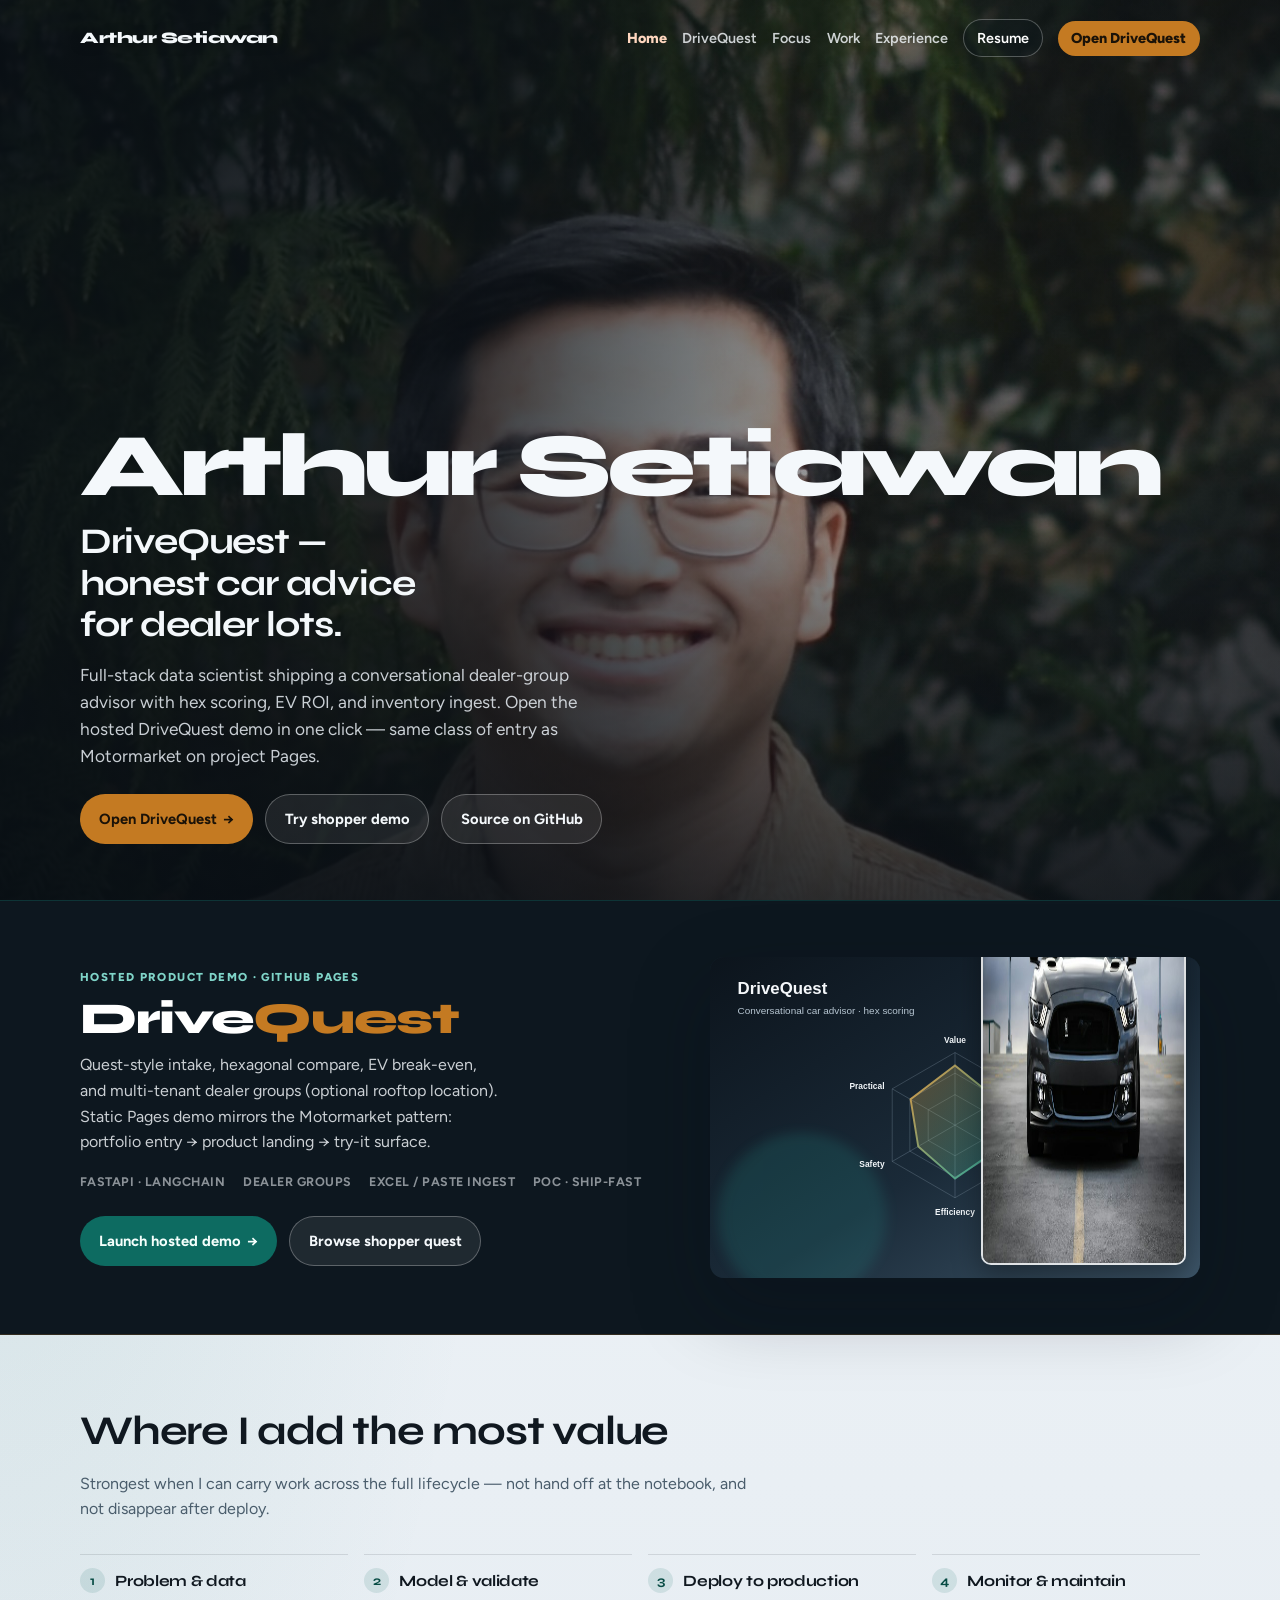
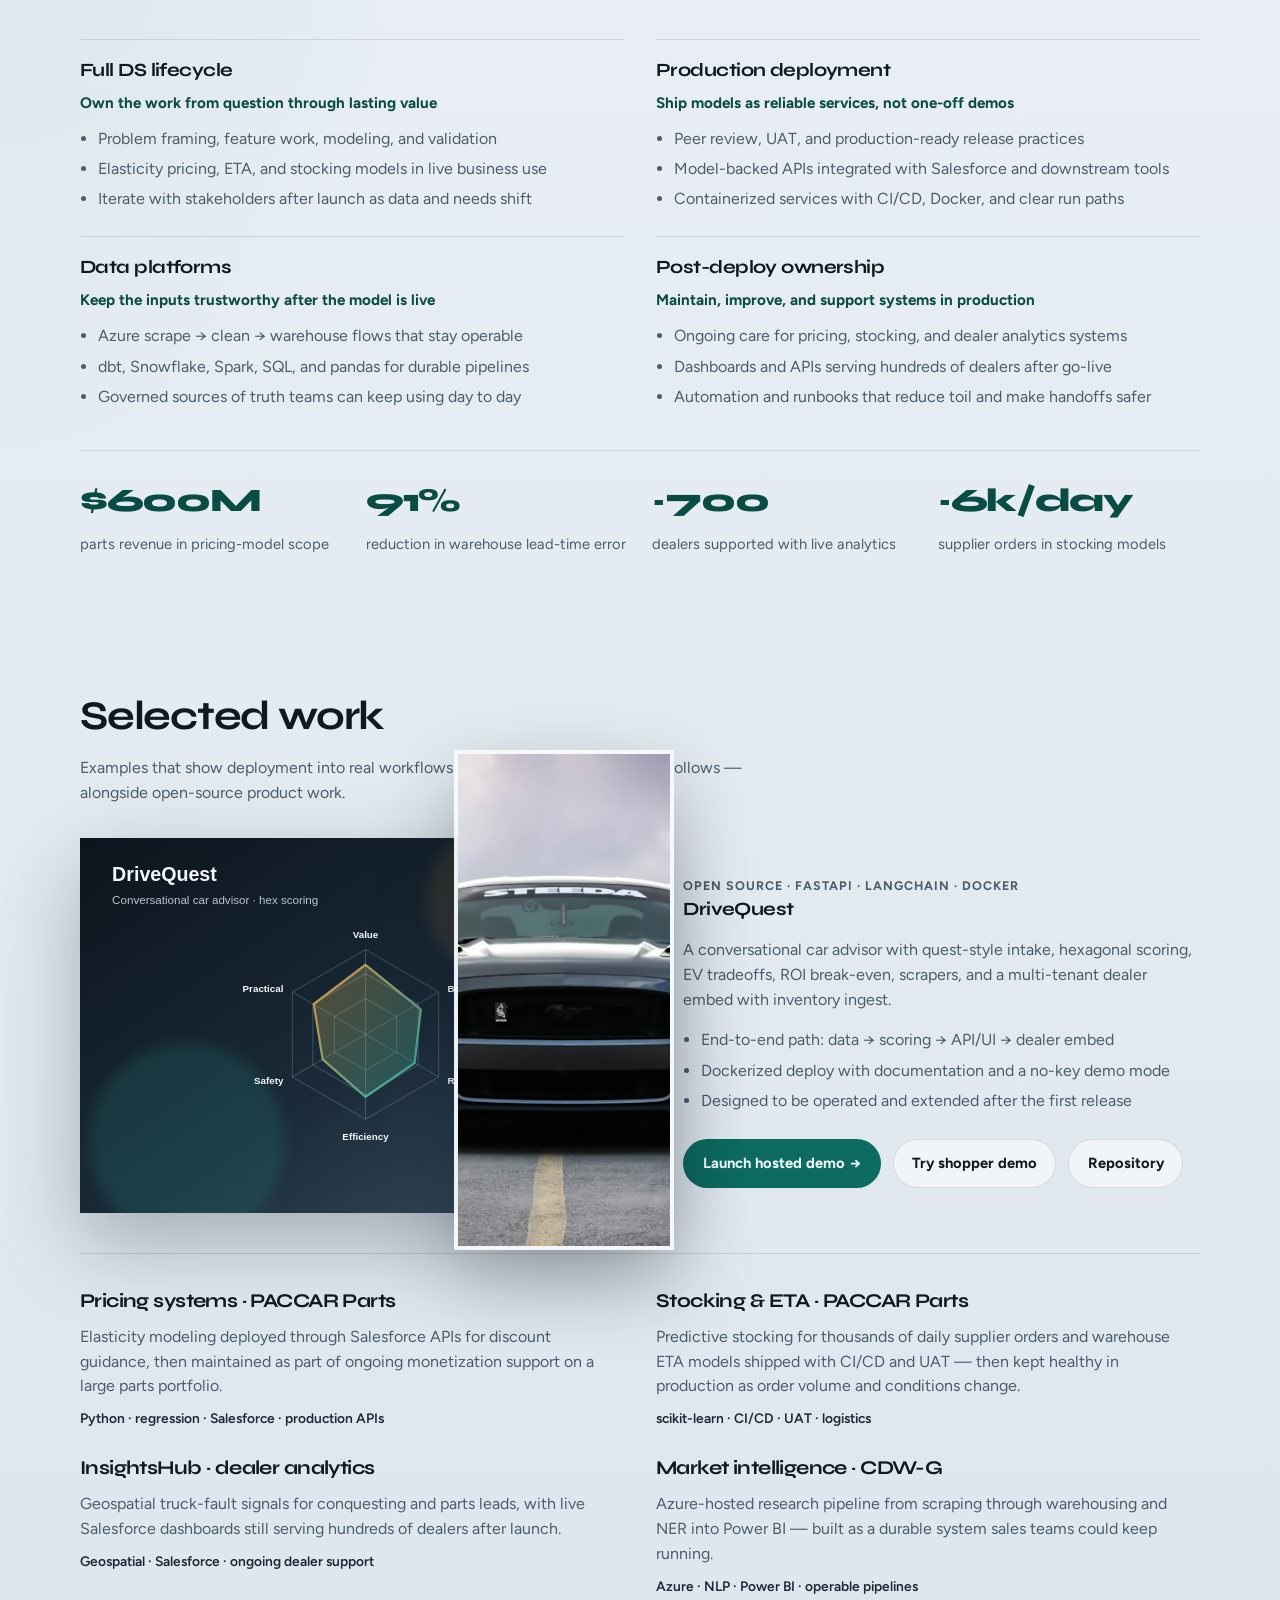
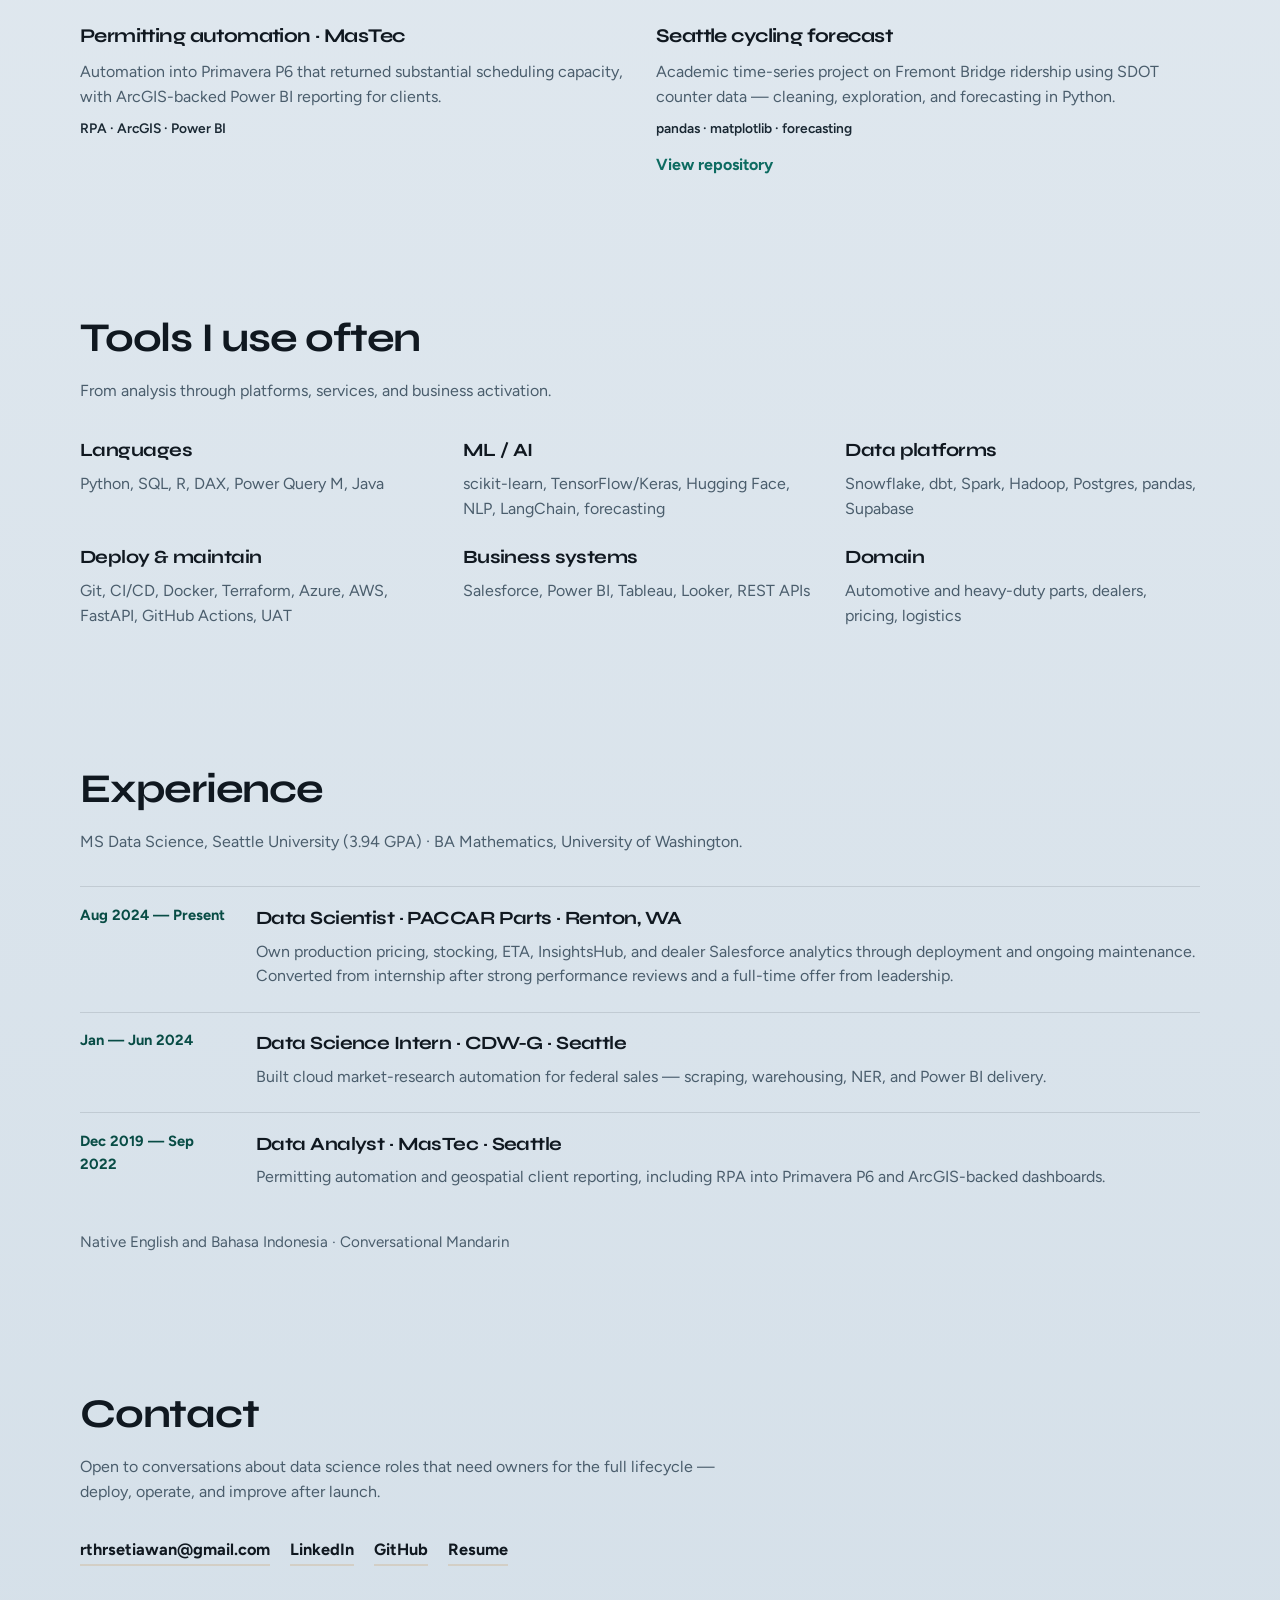
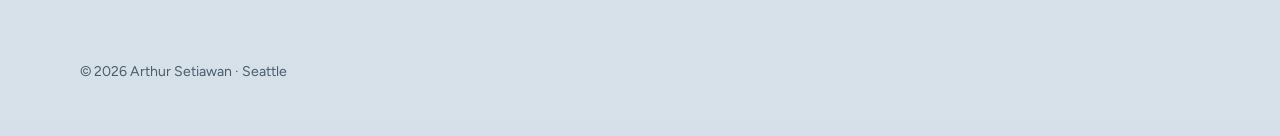
<file: portfolio/index.html>
<!DOCTYPE html>
<html lang="en">
  <head>
    <meta charset="utf-8" />
    <meta name="viewport" content="width=device-width, initial-scale=1" />
    <title>Arthur Setiawan — DriveQuest &amp; automotive ML</title>
    <meta
      name="description"
      content="Arthur Setiawan — DriveQuest dealer-group car advisor POC, plus automotive data science with production MLOps ownership."
    />
    <meta property="og:title" content="Arthur Setiawan — DriveQuest & automotive ML" />
    <meta
      property="og:description"
      content="Open the hosted DriveQuest demo — honest car advice scoped to a dealer lot. Automotive DS with production ownership."
    />
    <meta property="og:type" content="website" />
    <meta name="theme-color" content="#0d171f" />
    <link rel="icon" href="favicon.ico" />
    <link rel="preconnect" href="https://fonts.googleapis.com" />
    <link rel="preconnect" href="https://fonts.gstatic.com" crossorigin />
    <link
      href="https://fonts.googleapis.com/css2?family=Figtree:wght@400;500;600;700&family=Syne:wght@600;700;800&display=swap"
      rel="stylesheet"
    />
    <link rel="stylesheet" href="styles.css" />
  </head>
  <body>
    <header class="topbar">
      <a class="wordmark" href="#top">Arthur Setiawan</a>
      <nav class="topnav" aria-label="Primary">
        <a class="nav-home" href="https://arthursetiawan.github.io/">Home</a>
        <a href="#drivequest">DriveQuest</a>
        <a href="#focus">Focus</a>
        <a href="#work">Work</a>
        <a href="#experience">Experience</a>
        <a class="nav-resume" href="resume/2026_Arthur_Setiawan_Resume.pdf">Resume</a>
        <a class="nav-cta" href="drivequest/">Open DriveQuest</a>
      </nav>
    </header>

    <main id="top">
      <section class="hero" aria-label="Introduction">
        <div class="hero-media" aria-hidden="true">
          <img
            src="assets/arthur.jpg"
            alt=""
            width="1282"
            height="1308"
            fetchpriority="high"
          />
        </div>
        <div class="hero-copy">
          <p class="brand">Arthur Setiawan</p>
          <h1>DriveQuest — honest car advice for dealer lots.</h1>
          <p class="lede">
            Full-stack data scientist shipping a conversational dealer-group advisor with
            hex scoring, EV ROI, and inventory ingest. Open the hosted DriveQuest demo in
            one click — same class of entry as Motormarket on project Pages.
          </p>
          <div class="cta-row">
            <a class="btn btn-primary" href="drivequest/">Open DriveQuest <span class="arrow" aria-hidden="true">→</span></a>
            <a class="btn btn-ghost" href="drivequest/demo.html">Try shopper demo</a>
            <a class="btn btn-ghost" href="https://github.com/arthursetiawan/car_recommender">Source on GitHub</a>
          </div>
        </div>
      </section>

      <section class="dq-band" id="drivequest" aria-labelledby="dq-heading">
        <div class="dq-inner">
          <div class="dq-copy">
            <p class="dq-kicker">Hosted product demo · GitHub Pages</p>
            <h2 class="dq-title" id="dq-heading">Drive<span>Quest</span></h2>
            <p class="dq-lede">
              Quest-style intake, hexagonal compare, EV break-even, and multi-tenant
              dealer groups (optional rooftop location). Static Pages demo mirrors the
              Motormarket pattern: portfolio entry → product landing → try-it surface.
            </p>
            <ul class="dq-meta">
              <li>FastAPI · LangChain</li>
              <li>Dealer groups</li>
              <li>Excel / paste ingest</li>
              <li>POC · ship-fast</li>
            </ul>
            <div class="cta-row">
              <a class="btn btn-primary" href="drivequest/">Launch hosted demo <span class="arrow" aria-hidden="true">→</span></a>
              <a class="btn btn-ghost" href="drivequest/demo.html">Browse shopper quest</a>
            </div>
          </div>
          <a class="dq-visual" href="drivequest/demo.html" aria-label="Open DriveQuest shopper demo">
            <img
              src="assets/drivequest-radar.svg"
              alt="DriveQuest hexagonal radar comparing car scores"
              width="640"
              height="420"
            />
            <img
              class="dq-inset"
              src="assets/drivequest-car.jpg"
              alt="Sample inventory vehicle used by DriveQuest"
              width="800"
              height="500"
            />
          </a>
        </div>
      </section>

      <section id="focus" class="section roles-section">
        <div class="section-head">
          <h2>Where I add the most value</h2>
          <p>
            Strongest when I can carry work across the full lifecycle — not hand off at
            the notebook, and not disappear after deploy.
          </p>
        </div>

        <ol class="lifecycle" aria-label="Data science lifecycle">
          <li><span>1</span> Problem &amp; data</li>
          <li><span>2</span> Model &amp; validate</li>
          <li><span>3</span> Deploy to production</li>
          <li><span>4</span> Monitor &amp; maintain</li>
        </ol>

        <div class="role-map">
          <article>
            <h3>Full DS lifecycle</h3>
            <p class="role-hook">Own the work from question through lasting value</p>
            <ul>
              <li>Problem framing, feature work, modeling, and validation</li>
              <li>Elasticity pricing, ETA, and stocking models in live business use</li>
              <li>Iterate with stakeholders after launch as data and needs shift</li>
            </ul>
          </article>
          <article>
            <h3>Production deployment</h3>
            <p class="role-hook">Ship models as reliable services, not one-off demos</p>
            <ul>
              <li>Peer review, UAT, and production-ready release practices</li>
              <li>Model-backed APIs integrated with Salesforce and downstream tools</li>
              <li>Containerized services with CI/CD, Docker, and clear run paths</li>
            </ul>
          </article>
          <article>
            <h3>Data platforms</h3>
            <p class="role-hook">Keep the inputs trustworthy after the model is live</p>
            <ul>
              <li>Azure scrape → clean → warehouse flows that stay operable</li>
              <li>dbt, Snowflake, Spark, SQL, and pandas for durable pipelines</li>
              <li>Governed sources of truth teams can keep using day to day</li>
            </ul>
          </article>
          <article>
            <h3>Post-deploy ownership</h3>
            <p class="role-hook">Maintain, improve, and support systems in production</p>
            <ul>
              <li>Ongoing care for pricing, stocking, and dealer analytics systems</li>
              <li>Dashboards and APIs serving hundreds of dealers after go-live</li>
              <li>Automation and runbooks that reduce toil and make handoffs safer</li>
            </ul>
          </article>
        </div>

        <dl class="impact-strip" aria-label="Selected impact">
          <div>
            <dt>$600M</dt>
            <dd>parts revenue in pricing-model scope</dd>
          </div>
          <div>
            <dt>91%</dt>
            <dd>reduction in warehouse lead-time error</dd>
          </div>
          <div>
            <dt>~700</dt>
            <dd>dealers supported with live analytics</dd>
          </div>
          <div>
            <dt>~6k/day</dt>
            <dd>supplier orders in stocking models</dd>
          </div>
        </dl>
      </section>

      <section id="work" class="section work-section">
        <div class="section-head">
          <h2>Selected work</h2>
          <p>
            Examples that show deployment into real workflows — and the maintenance that
            follows — alongside open-source product work.
          </p>
        </div>

        <article class="feature">
          <div class="feature-media">
            <img
              src="assets/drivequest-radar.svg"
              alt="DriveQuest hexagonal radar comparing car scores"
              width="640"
              height="420"
            />
            <img
              class="feature-inset"
              src="assets/drivequest-car.jpg"
              alt="Sample inventory vehicle used by DriveQuest"
              width="800"
              height="500"
            />
          </div>
          <div class="feature-copy">
            <p class="eyebrow">Open source · FastAPI · LangChain · Docker</p>
            <h3>DriveQuest</h3>
            <p>
              A conversational car advisor with quest-style intake, hexagonal scoring,
              EV tradeoffs, ROI break-even, scrapers, and a multi-tenant dealer embed
              with inventory ingest.
            </p>
            <ul class="plain-list">
              <li>End-to-end path: data → scoring → API/UI → dealer embed</li>
              <li>Dockerized deploy with documentation and a no-key demo mode</li>
              <li>Designed to be operated and extended after the first release</li>
            </ul>
            <div class="cta-row">
              <a class="btn btn-primary" href="drivequest/">Launch hosted demo <span class="arrow" aria-hidden="true">→</span></a>
              <a class="btn btn-ghost" href="drivequest/demo.html">Try shopper demo</a>
              <a class="btn btn-ghost" href="https://github.com/arthursetiawan/car_recommender">Repository</a>
            </div>
          </div>
        </article>

        <div class="project-rail">
          <article class="rail-item">
            <h3>Pricing systems · PACCAR Parts</h3>
            <p>
              Elasticity modeling deployed through Salesforce APIs for discount guidance,
              then maintained as part of ongoing monetization support on a large parts
              portfolio.
            </p>
            <p class="meta">Python · regression · Salesforce · production APIs</p>
          </article>
          <article class="rail-item">
            <h3>Stocking &amp; ETA · PACCAR Parts</h3>
            <p>
              Predictive stocking for thousands of daily supplier orders and warehouse
              ETA models shipped with CI/CD and UAT — then kept healthy in production as
              order volume and conditions change.
            </p>
            <p class="meta">scikit-learn · CI/CD · UAT · logistics</p>
          </article>
          <article class="rail-item">
            <h3>InsightsHub · dealer analytics</h3>
            <p>
              Geospatial truck-fault signals for conquesting and parts leads, with live
              Salesforce dashboards still serving hundreds of dealers after launch.
            </p>
            <p class="meta">Geospatial · Salesforce · ongoing dealer support</p>
          </article>
          <article class="rail-item">
            <h3>Market intelligence · CDW-G</h3>
            <p>
              Azure-hosted research pipeline from scraping through warehousing and NER
              into Power BI — built as a durable system sales teams could keep running.
            </p>
            <p class="meta">Azure · NLP · Power BI · operable pipelines</p>
          </article>
          <article class="rail-item">
            <h3>Permitting automation · MasTec</h3>
            <p>
              Automation into Primavera P6 that returned substantial scheduling capacity,
              with ArcGIS-backed Power BI reporting for clients.
            </p>
            <p class="meta">RPA · ArcGIS · Power BI</p>
          </article>
          <article class="rail-item">
            <h3>Seattle cycling forecast</h3>
            <p>
              Academic time-series project on Fremont Bridge ridership using SDOT
              counter data — cleaning, exploration, and forecasting in Python.
            </p>
            <p class="meta">pandas · matplotlib · forecasting</p>
            <a class="text-link" href="https://github.com/arthursetiawan/DATA_5100_Project"
              >View repository</a
            >
          </article>
        </div>
      </section>

      <section id="stack" class="section stack-section">
        <div class="section-head">
          <h2>Tools I use often</h2>
          <p>From analysis through platforms, services, and business activation.</p>
        </div>
        <div class="stack-grid">
          <div>
            <h3>Languages</h3>
            <p>Python, SQL, R, DAX, Power Query M, Java</p>
          </div>
          <div>
            <h3>ML / AI</h3>
            <p>scikit-learn, TensorFlow/Keras, Hugging Face, NLP, LangChain, forecasting</p>
          </div>
          <div>
            <h3>Data platforms</h3>
            <p>Snowflake, dbt, Spark, Hadoop, Postgres, pandas, Supabase</p>
          </div>
          <div>
            <h3>Deploy &amp; maintain</h3>
            <p>Git, CI/CD, Docker, Terraform, Azure, AWS, FastAPI, GitHub Actions, UAT</p>
          </div>
          <div>
            <h3>Business systems</h3>
            <p>Salesforce, Power BI, Tableau, Looker, REST APIs</p>
          </div>
          <div>
            <h3>Domain</h3>
            <p>Automotive and heavy-duty parts, dealers, pricing, logistics</p>
          </div>
        </div>
      </section>

      <section id="experience" class="section experience-section">
        <div class="section-head">
          <h2>Experience</h2>
          <p>MS Data Science, Seattle University (3.94 GPA) · BA Mathematics, University of Washington.</p>
        </div>
        <ol class="timeline">
          <li>
            <div class="when">Aug 2024 — Present</div>
            <div>
              <h3>Data Scientist · PACCAR Parts · Renton, WA</h3>
              <p>
                Own production pricing, stocking, ETA, InsightsHub, and dealer Salesforce
                analytics through deployment and ongoing maintenance. Converted from
                internship after strong performance reviews and a full-time offer from
                leadership.
              </p>
            </div>
          </li>
          <li>
            <div class="when">Jan — Jun 2024</div>
            <div>
              <h3>Data Science Intern · CDW-G · Seattle</h3>
              <p>
                Built cloud market-research automation for federal sales — scraping,
                warehousing, NER, and Power BI delivery.
              </p>
            </div>
          </li>
          <li>
            <div class="when">Dec 2019 — Sep 2022</div>
            <div>
              <h3>Data Analyst · MasTec · Seattle</h3>
              <p>
                Permitting automation and geospatial client reporting, including RPA into
                Primavera P6 and ArcGIS-backed dashboards.
              </p>
            </div>
          </li>
        </ol>
        <p class="langs">
          Native English and Bahasa Indonesia · Conversational Mandarin
        </p>
      </section>

      <section id="contact" class="section contact-section">
        <div class="section-head">
          <h2>Contact</h2>
          <p>
            Open to conversations about data science roles that need owners for the full
            lifecycle — deploy, operate, and improve after launch.
          </p>
        </div>
        <div class="contact-row">
          <a href="mailto:rthrsetiawan@gmail.com">rthrsetiawan@gmail.com</a>
          <a href="https://www.linkedin.com/in/arthursetiawan/" rel="noopener">LinkedIn</a>
          <a href="https://github.com/arthursetiawan" rel="noopener">GitHub</a>
          <a href="resume/2026_Arthur_Setiawan_Resume.pdf">Resume</a>
        </div>
      </section>
    </main>

    <footer class="site-footer">
      <p>© <span id="year">2026</span> Arthur Setiawan · Seattle</p>
    </footer>

    <script src="script.js"></script>
  </body>
</html>
</file>
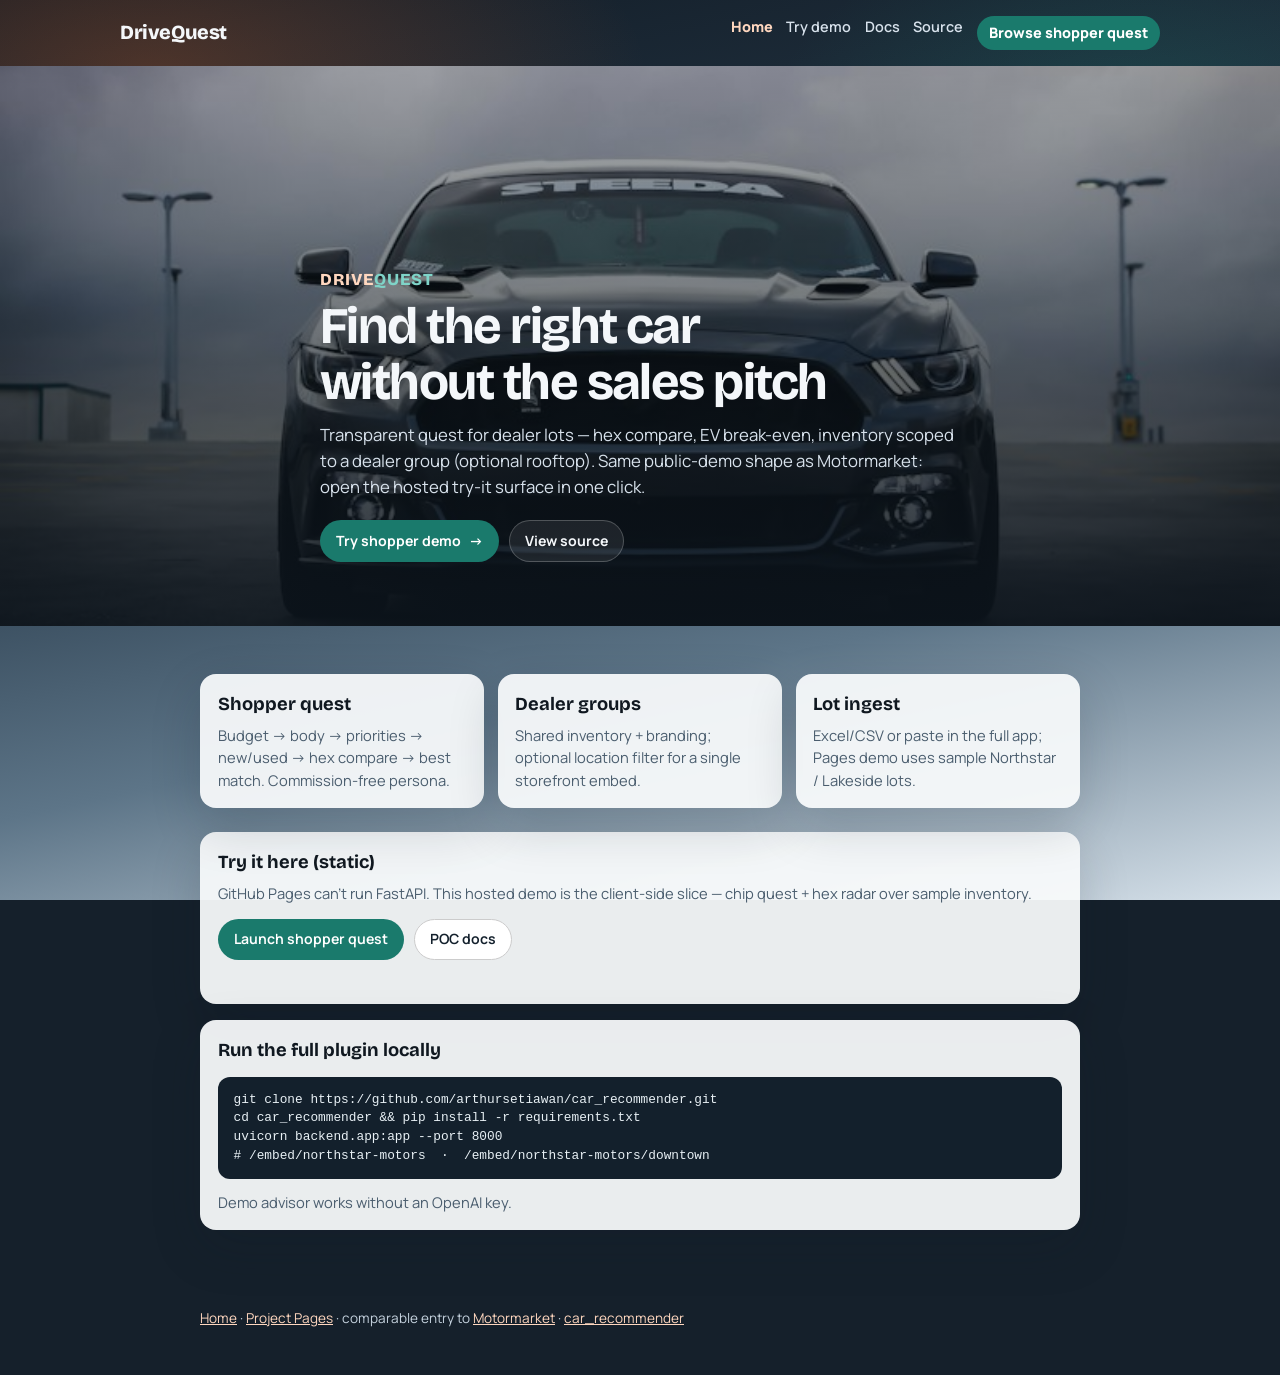
<file: portfolio/drivequest/index.html>
<!DOCTYPE html>
<html lang="en">
  <head>
    <meta charset="utf-8" />
    <meta name="viewport" content="width=device-width, initial-scale=1" />
    <title>DriveQuest — hosted demo</title>
    <meta
      name="description"
      content="DriveQuest hosted demo: honest conversational car advisor with hex scoring, EV ROI, and dealer-group inventory. Try the shopper quest on GitHub Pages."
    />
    <meta name="theme-color" content="#121c26" />
    <link rel="icon" href="../favicon.ico" />
    <link rel="preconnect" href="https://fonts.googleapis.com" />
    <link rel="preconnect" href="https://fonts.gstatic.com" crossorigin />
    <link
      href="https://fonts.googleapis.com/css2?family=Bricolage+Grotesque:opsz,wght@12..96,700;12..96,800&family=Manrope:wght@400;500;600;700&display=swap"
      rel="stylesheet"
    />
    <link rel="stylesheet" href="site.css" />
  </head>
  <body>
    <div class="atmosphere" aria-hidden="true"></div>
    <header class="top">
      <a class="brand" href="./">DriveQuest</a>
      <nav>
        <a class="nav-home" href="https://arthursetiawan.github.io/">Home</a>
        <a href="demo.html">Try demo</a>
        <a href="docs/">Docs</a>
        <a href="https://github.com/arthursetiawan/car_recommender">Source</a>
        <a class="nav-pill" href="demo.html">Browse shopper quest</a>
      </nav>
    </header>

    <section class="product-hero" aria-label="DriveQuest">
      <img
        class="product-media"
        src="../assets/drivequest-car.jpg"
        alt="Sample vehicle from DriveQuest inventory"
        width="1200"
        height="750"
      />
      <div class="product-scrim" aria-hidden="true"></div>
      <div class="product-content">
        <p class="product-brand">Drive<span>Quest</span></p>
        <h1>Find the right car without the sales pitch</h1>
        <p class="product-lede">
          Transparent quest for dealer lots — hex compare, EV break-even, inventory scoped
          to a dealer group (optional rooftop). Same public-demo shape as Motormarket:
          open the hosted try-it surface in one click.
        </p>
        <div class="cta-row">
          <a class="btn primary" href="demo.html">Try shopper demo <span class="arrow" aria-hidden="true">→</span></a>
          <a class="btn ghost" href="https://github.com/arthursetiawan/car_recommender">View source</a>
        </div>
      </div>
    </section>

    <main class="wrap below-hero">
      <section class="grid3">
        <article>
          <h2>Shopper quest</h2>
          <p>Budget → body → priorities → new/used → hex compare → best match. Commission-free persona.</p>
        </article>
        <article>
          <h2>Dealer groups</h2>
          <p>Shared inventory + branding; optional location filter for a single storefront embed.</p>
        </article>
        <article>
          <h2>Lot ingest</h2>
          <p>Excel/CSV or paste in the full app; Pages demo uses sample Northstar / Lakeside lots.</p>
        </article>
      </section>

      <section class="panel">
        <h2>Try it here (static)</h2>
        <p>
          GitHub Pages can’t run FastAPI. This hosted demo is the client-side slice —
          chip quest + hex radar over sample inventory.
        </p>
        <div class="cta-row" style="margin-top: 0.85rem">
          <a class="btn primary" href="demo.html">Launch shopper quest</a>
          <a class="btn ghost" href="docs/" style="color:#13202c;border-color:#ccc;background:#fff">POC docs</a>
        </div>
      </section>

      <section class="panel">
        <h2>Run the full plugin locally</h2>
        <pre><code>git clone https://github.com/arthursetiawan/car_recommender.git
cd car_recommender && pip install -r requirements.txt
uvicorn backend.app:app --port 8000
# /embed/northstar-motors  ·  /embed/northstar-motors/downtown</code></pre>
        <p class="note">Demo advisor works without an OpenAI key.</p>
      </section>
    </main>

    <footer class="foot">
      <p>
        <a href="https://arthursetiawan.github.io/">Home</a>
        ·
        <a href="../">Project Pages</a>
        · comparable entry to
        <a href="https://arthursetiawan.github.io/motormarket/">Motormarket</a>
        ·
        <a href="https://github.com/arthursetiawan/car_recommender">car_recommender</a>
      </p>
    </footer>
  </body>
</html>
</file>
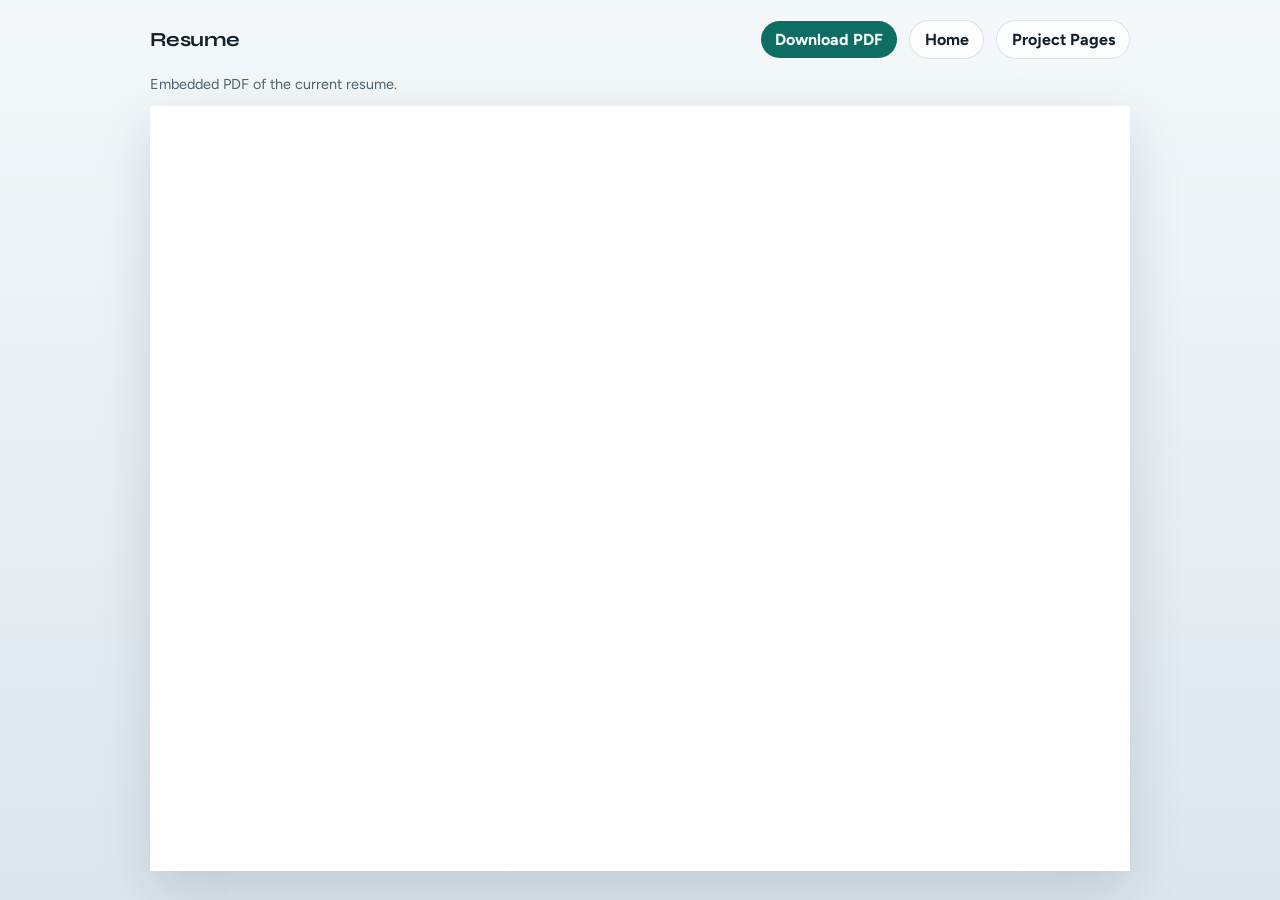
<file: portfolio/resume/index.html>
<!DOCTYPE html>
<html lang="en">
  <head>
    <meta charset="utf-8" />
    <meta name="viewport" content="width=device-width, initial-scale=1" />
    <title>Resume — Arthur Setiawan</title>
    <link rel="icon" href="../favicon.ico" />
    <link rel="preconnect" href="https://fonts.googleapis.com" />
    <link rel="preconnect" href="https://fonts.gstatic.com" crossorigin />
    <link
      href="https://fonts.googleapis.com/css2?family=Figtree:wght@500;700&family=Syne:wght@700&display=swap"
      rel="stylesheet"
    />
    <style>
      :root {
        --ink: #132029;
        --muted: #4d6270;
        --teal: #0f6e63;
        --font-display: "Syne", sans-serif;
        --font-body: "Figtree", sans-serif;
      }
      body {
        margin: 0;
        font-family: var(--font-body);
        color: var(--ink);
        background: linear-gradient(180deg, #f4f8fa, #dce6ee);
        min-height: 100vh;
      }
      .wrap {
        max-width: 980px;
        margin: 0 auto;
        padding: 1.25rem;
      }
      .toolbar {
        display: flex;
        flex-wrap: wrap;
        gap: 0.75rem;
        align-items: center;
        margin-bottom: 1rem;
      }
      h1 {
        margin: 0 auto 0 0;
        font-family: var(--font-display);
        font-size: 1.25rem;
        letter-spacing: -0.03em;
      }
      a {
        color: var(--teal);
        font-weight: 700;
        text-decoration: none;
      }
      .btn {
        display: inline-flex;
        padding: 0.55rem 0.9rem;
        border-radius: 999px;
        background: var(--teal);
        color: #fff;
      }
      .btn-ghost {
        background: rgba(255, 255, 255, 0.7);
        color: var(--ink);
        border: 1px solid rgba(19, 32, 41, 0.12);
      }
      .note {
        color: var(--muted);
        font-size: 0.9rem;
        margin: 0 0 0.85rem;
      }
      iframe {
        width: 100%;
        height: min(85vh, 1100px);
        border: 0;
        background: #fff;
        box-shadow: 0 20px 50px rgba(16, 28, 40, 0.14);
      }
    </style>
  </head>
  <body>
    <div class="wrap">
      <div class="toolbar">
        <h1>Resume</h1>
        <a class="btn" href="2026_Arthur_Setiawan_Resume.pdf" download>Download PDF</a>
        <a class="btn btn-ghost" href="https://arthursetiawan.github.io/">Home</a>
        <a class="btn btn-ghost" href="../index.html">Project Pages</a>
      </div>
      <p class="note">Embedded PDF of the current resume.</p>
      <iframe
        title="Arthur Setiawan resume PDF"
        src="2026_Arthur_Setiawan_Resume.pdf"
      ></iframe>
    </div>
  </body>
</html>
</file>
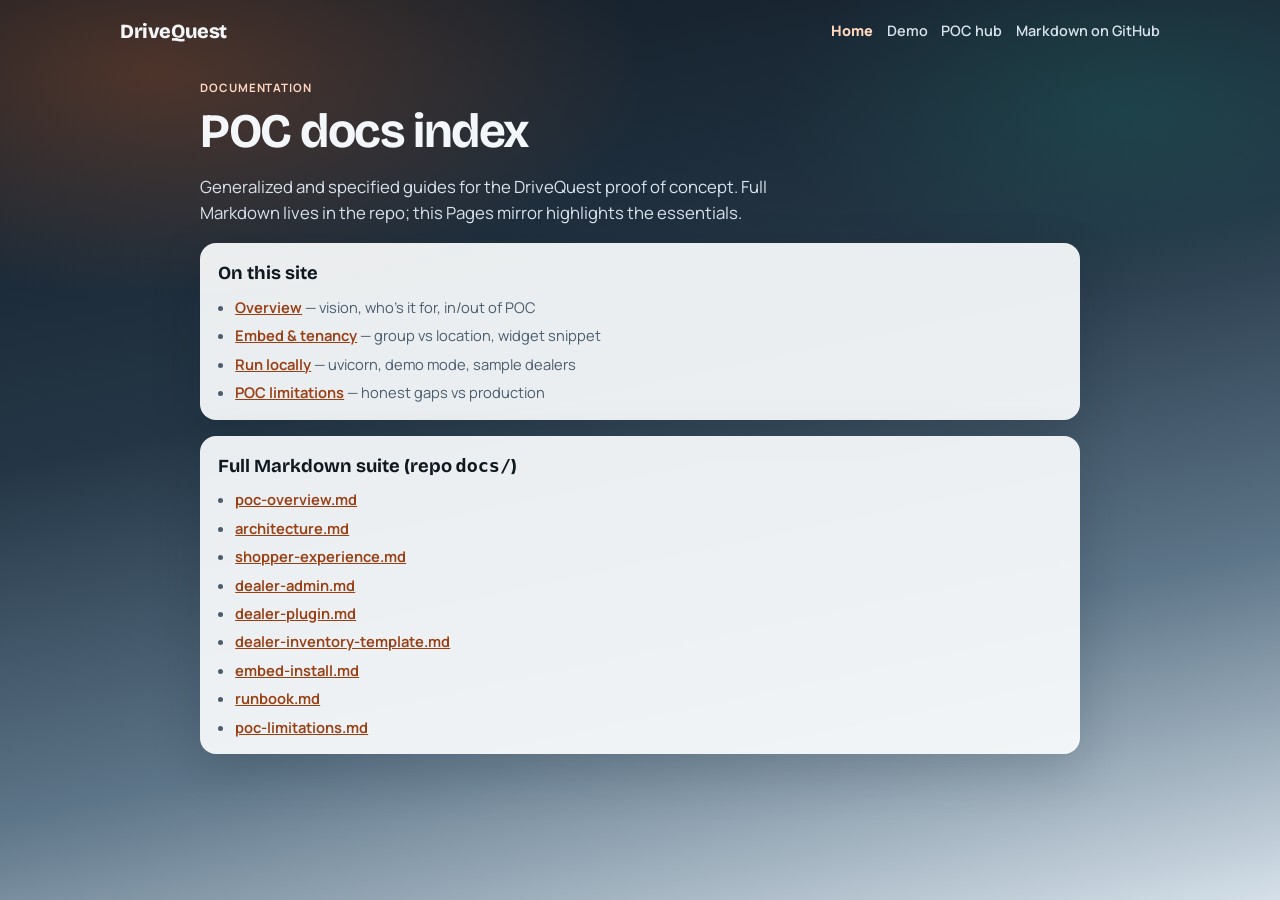
<file: portfolio/drivequest/docs/index.html>
<!DOCTYPE html>
<html lang="en">
  <head>
    <meta charset="utf-8" />
    <meta name="viewport" content="width=device-width, initial-scale=1" />
    <title>DriveQuest POC docs</title>
    <link rel="icon" href="../../favicon.ico" />
    <link rel="preconnect" href="https://fonts.googleapis.com" />
    <link rel="preconnect" href="https://fonts.gstatic.com" crossorigin />
    <link
      href="https://fonts.googleapis.com/css2?family=Bricolage+Grotesque:opsz,wght@12..96,700;12..96,800&family=Manrope:wght@400;500;600;700&display=swap"
      rel="stylesheet"
    />
    <link rel="stylesheet" href="../site.css" />
  </head>
  <body>
    <div class="atmosphere" aria-hidden="true"></div>
    <header class="top">
      <a class="brand" href="../">DriveQuest</a>
      <nav>
        <a class="nav-home" href="https://arthursetiawan.github.io/">Home</a>
        <a href="../demo.html">Demo</a>
        <a href="../">POC hub</a>
        <a href="https://github.com/arthursetiawan/car_recommender/tree/main/docs">Markdown on GitHub</a>
      </nav>
    </header>
    <main class="wrap">
      <p class="eyebrow">Documentation</p>
      <h1>POC docs index</h1>
      <p class="lede">
        Generalized and specified guides for the DriveQuest proof of concept.
        Full Markdown lives in the repo; this Pages mirror highlights the essentials.
      </p>

      <section class="panel">
        <h2>On this site</h2>
        <ul>
          <li><a href="overview.html">Overview</a> — vision, who’s it for, in/out of POC</li>
          <li><a href="embed.html">Embed &amp; tenancy</a> — group vs location, widget snippet</li>
          <li><a href="run.html">Run locally</a> — uvicorn, demo mode, sample dealers</li>
          <li><a href="limitations.html">POC limitations</a> — honest gaps vs production</li>
        </ul>
      </section>

      <section class="panel">
        <h2>Full Markdown suite (repo <code>docs/</code>)</h2>
        <ul>
          <li><a href="https://github.com/arthursetiawan/car_recommender/blob/main/docs/poc-overview.md">poc-overview.md</a></li>
          <li><a href="https://github.com/arthursetiawan/car_recommender/blob/main/docs/architecture.md">architecture.md</a></li>
          <li><a href="https://github.com/arthursetiawan/car_recommender/blob/main/docs/shopper-experience.md">shopper-experience.md</a></li>
          <li><a href="https://github.com/arthursetiawan/car_recommender/blob/main/docs/dealer-admin.md">dealer-admin.md</a></li>
          <li><a href="https://github.com/arthursetiawan/car_recommender/blob/main/docs/dealer-plugin.md">dealer-plugin.md</a></li>
          <li><a href="https://github.com/arthursetiawan/car_recommender/blob/main/docs/dealer-inventory-template.md">dealer-inventory-template.md</a></li>
          <li><a href="https://github.com/arthursetiawan/car_recommender/blob/main/docs/embed-install.md">embed-install.md</a></li>
          <li><a href="https://github.com/arthursetiawan/car_recommender/blob/main/docs/runbook.md">runbook.md</a></li>
          <li><a href="https://github.com/arthursetiawan/car_recommender/blob/main/docs/poc-limitations.md">poc-limitations.md</a></li>
        </ul>
      </section>
    </main>
  </body>
</html>
</file>
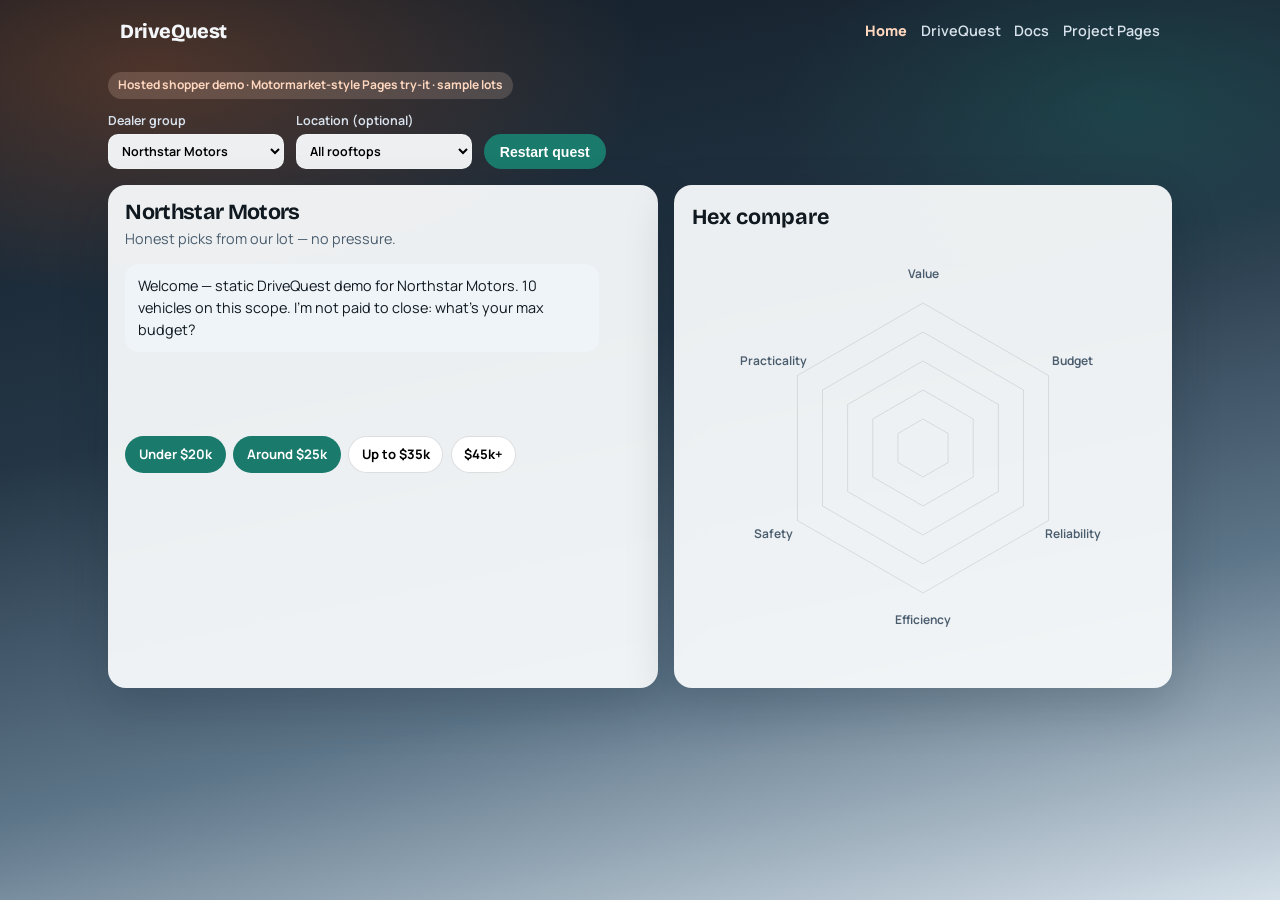
<file: portfolio/drivequest/demo.html>
<!DOCTYPE html>
<html lang="en">
  <head>
    <meta charset="utf-8" />
    <meta name="viewport" content="width=device-width, initial-scale=1" />
    <title>DriveQuest — static shopper demo</title>
    <meta name="description" content="Client-side DriveQuest POC demo: quest chips, hex radar, sample dealer inventory. No server required." />
    <link rel="icon" href="../favicon.ico" />
    <link rel="preconnect" href="https://fonts.googleapis.com" />
    <link rel="preconnect" href="https://fonts.gstatic.com" crossorigin />
    <link
      href="https://fonts.googleapis.com/css2?family=Bricolage+Grotesque:opsz,wght@12..96,700;12..96,800&family=Manrope:wght@400;500;600;700&display=swap"
      rel="stylesheet"
    />
    <link rel="stylesheet" href="site.css" />
    <link rel="stylesheet" href="demo.css" />
  </head>
  <body>
    <div class="atmosphere" aria-hidden="true"></div>
    <header class="top">
      <a class="brand" href="./">DriveQuest</a>
      <nav>
        <a class="nav-home" href="https://arthursetiawan.github.io/">Home</a>
        <a href="./">DriveQuest</a>
        <a href="docs/">Docs</a>
        <a href="../">Project Pages</a>
      </nav>
    </header>

    <main class="demo-wrap">
      <p class="badge">Hosted shopper demo · Motormarket-style Pages try-it · sample lots</p>
      <div class="demo-bar">
        <label>
          Dealer group
          <select id="group">
            <option value="northstar-motors">Northstar Motors</option>
            <option value="lakeside-ev">Lakeside EV &amp; Hybrid</option>
          </select>
        </label>
        <label>
          Location (optional)
          <select id="location">
            <option value="">All rooftops</option>
          </select>
        </label>
        <button type="button" id="reset" class="btn primary">Restart quest</button>
      </div>

      <div class="demo-grid">
        <section class="chat-panel">
          <h1 id="dealer-title">Northstar Motors</h1>
          <p class="sub" id="dealer-tagline">Honest picks from our lot — no pressure.</p>
          <div id="messages" class="messages" aria-live="polite"></div>
          <div id="choices" class="choices"></div>
        </section>
        <section class="radar-panel">
          <h2>Hex compare</h2>
          <canvas id="hex" width="420" height="420" aria-label="Hexagonal radar chart"></canvas>
          <ul id="legend" class="legend"></ul>
          <div id="best" class="best hidden"></div>
        </section>
      </div>
    </main>

    <script src="demo.js"></script>
  </body>
</html>
</file>
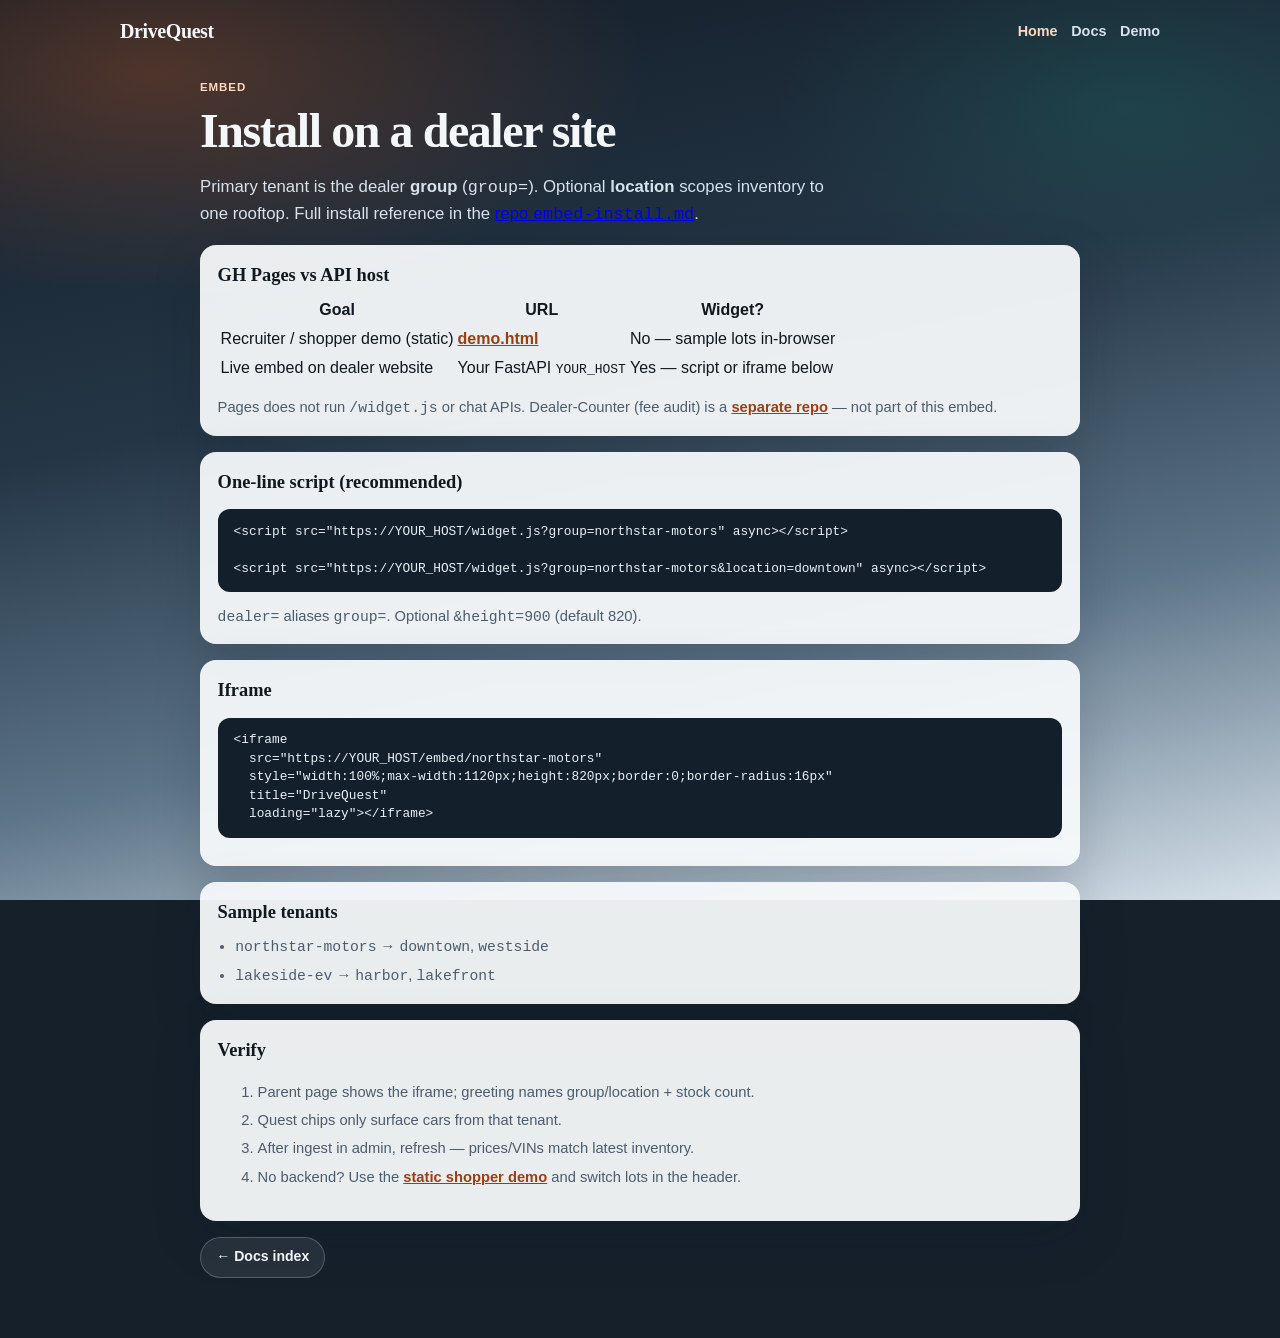
<file: portfolio/drivequest/docs/embed.html>
<!DOCTYPE html>
<html lang="en">
  <head>
    <meta charset="utf-8" />
    <meta name="viewport" content="width=device-width, initial-scale=1" />
    <title>DriveQuest — embed &amp; tenancy</title>
    <link rel="stylesheet" href="../site.css" />
    <link rel="icon" href="../../favicon.ico" />
  </head>
  <body>
    <div class="atmosphere" aria-hidden="true"></div>
    <header class="top">
      <a class="brand" href="../">DriveQuest</a>
      <nav><a class="nav-home" href="https://arthursetiawan.github.io/">Home</a> <a href="./">Docs</a> <a href="../demo.html">Demo</a></nav>
    </header>
    <main class="wrap">
      <p class="eyebrow">Embed</p>
      <h1>Install on a dealer site</h1>
      <p class="lede">
        Primary tenant is the dealer <strong>group</strong> (<code>group=</code>). Optional
        <strong>location</strong> scopes inventory to one rooftop. Full install reference in the
        <a href="https://github.com/arthursetiawan/car_recommender/blob/main/docs/embed-install.md">repo <code>embed-install.md</code></a>.
      </p>

      <section class="panel">
        <h2>GH Pages vs API host</h2>
        <table class="simple-table">
          <thead>
            <tr><th>Goal</th><th>URL</th><th>Widget?</th></tr>
          </thead>
          <tbody>
            <tr>
              <td>Recruiter / shopper demo (static)</td>
              <td><a href="../demo.html">demo.html</a></td>
              <td>No — sample lots in-browser</td>
            </tr>
            <tr>
              <td>Live embed on dealer website</td>
              <td>Your FastAPI <code>YOUR_HOST</code></td>
              <td>Yes — script or iframe below</td>
            </tr>
          </tbody>
        </table>
        <p class="note">
          Pages does not run <code>/widget.js</code> or chat APIs. Dealer-Counter (fee audit) is a
          <a href="https://github.com/arthursetiawan/vehicle-negotiator-engine">separate repo</a> — not part of this embed.
        </p>
      </section>

      <section class="panel">
        <h2>One-line script (recommended)</h2>
        <pre><code>&lt;script src="https://YOUR_HOST/widget.js?group=northstar-motors" async&gt;&lt;/script&gt;

&lt;script src="https://YOUR_HOST/widget.js?group=northstar-motors&amp;location=downtown" async&gt;&lt;/script&gt;</code></pre>
        <p class="note"><code>dealer=</code> aliases <code>group=</code>. Optional <code>&amp;height=900</code> (default 820).</p>
      </section>

      <section class="panel">
        <h2>Iframe</h2>
        <pre><code>&lt;iframe
  src="https://YOUR_HOST/embed/northstar-motors"
  style="width:100%;max-width:1120px;height:820px;border:0;border-radius:16px"
  title="DriveQuest"
  loading="lazy"&gt;&lt;/iframe&gt;</code></pre>
      </section>

      <section class="panel">
        <h2>Sample tenants</h2>
        <ul>
          <li><code>northstar-motors</code> → <code>downtown</code>, <code>westside</code></li>
          <li><code>lakeside-ev</code> → <code>harbor</code>, <code>lakefront</code></li>
        </ul>
      </section>

      <section class="panel">
        <h2>Verify</h2>
        <ol>
          <li>Parent page shows the iframe; greeting names group/location + stock count.</li>
          <li>Quest chips only surface cars from that tenant.</li>
          <li>After ingest in admin, refresh — prices/VINs match latest inventory.</li>
          <li>No backend? Use the <a href="../demo.html">static shopper demo</a> and switch lots in the header.</li>
        </ol>
      </section>

      <p><a class="btn ghost" href="./">← Docs index</a></p>
    </main>
  </body>
</html>
</file>
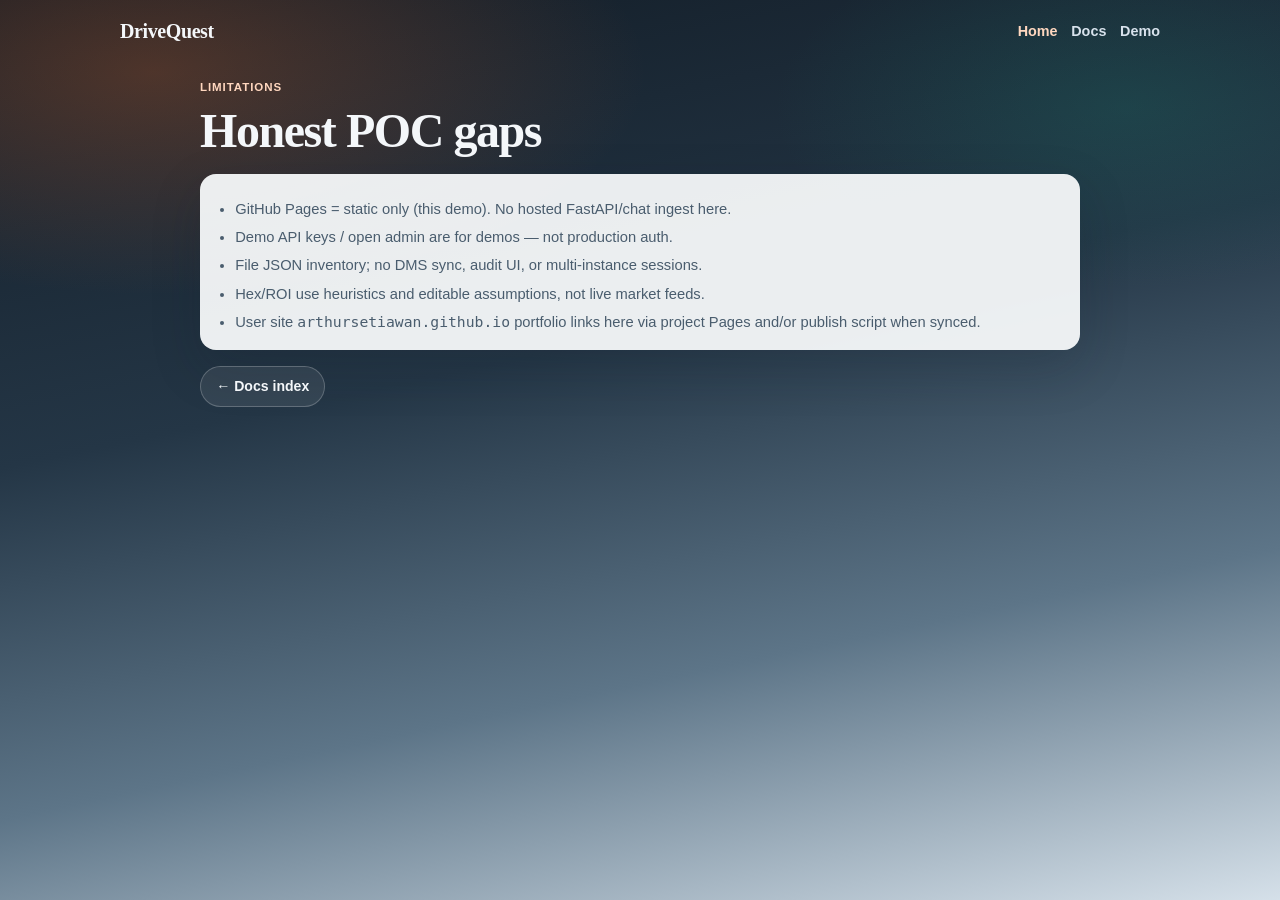
<file: portfolio/drivequest/docs/limitations.html>
<!DOCTYPE html>
<html lang="en">
  <head>
    <meta charset="utf-8" />
    <meta name="viewport" content="width=device-width, initial-scale=1" />
    <title>DriveQuest — POC limitations</title>
    <link rel="stylesheet" href="../site.css" />
    <link rel="icon" href="../../favicon.ico" />
  </head>
  <body>
    <div class="atmosphere" aria-hidden="true"></div>
    <header class="top">
      <a class="brand" href="../">DriveQuest</a>
      <nav><a class="nav-home" href="https://arthursetiawan.github.io/">Home</a> <a href="./">Docs</a> <a href="../demo.html">Demo</a></nav>
    </header>
    <main class="wrap">
      <p class="eyebrow">Limitations</p>
      <h1>Honest POC gaps</h1>
      <section class="panel">
        <ul>
          <li>GitHub Pages = static only (this demo). No hosted FastAPI/chat ingest here.</li>
          <li>Demo API keys / open admin are for demos — not production auth.</li>
          <li>File JSON inventory; no DMS sync, audit UI, or multi-instance sessions.</li>
          <li>Hex/ROI use heuristics and editable assumptions, not live market feeds.</li>
          <li>User site <code>arthursetiawan.github.io</code> portfolio links here via project Pages and/or publish script when synced.</li>
        </ul>
      </section>
      <p><a class="btn ghost" href="./">← Docs index</a></p>
    </main>
  </body>
</html>
</file>
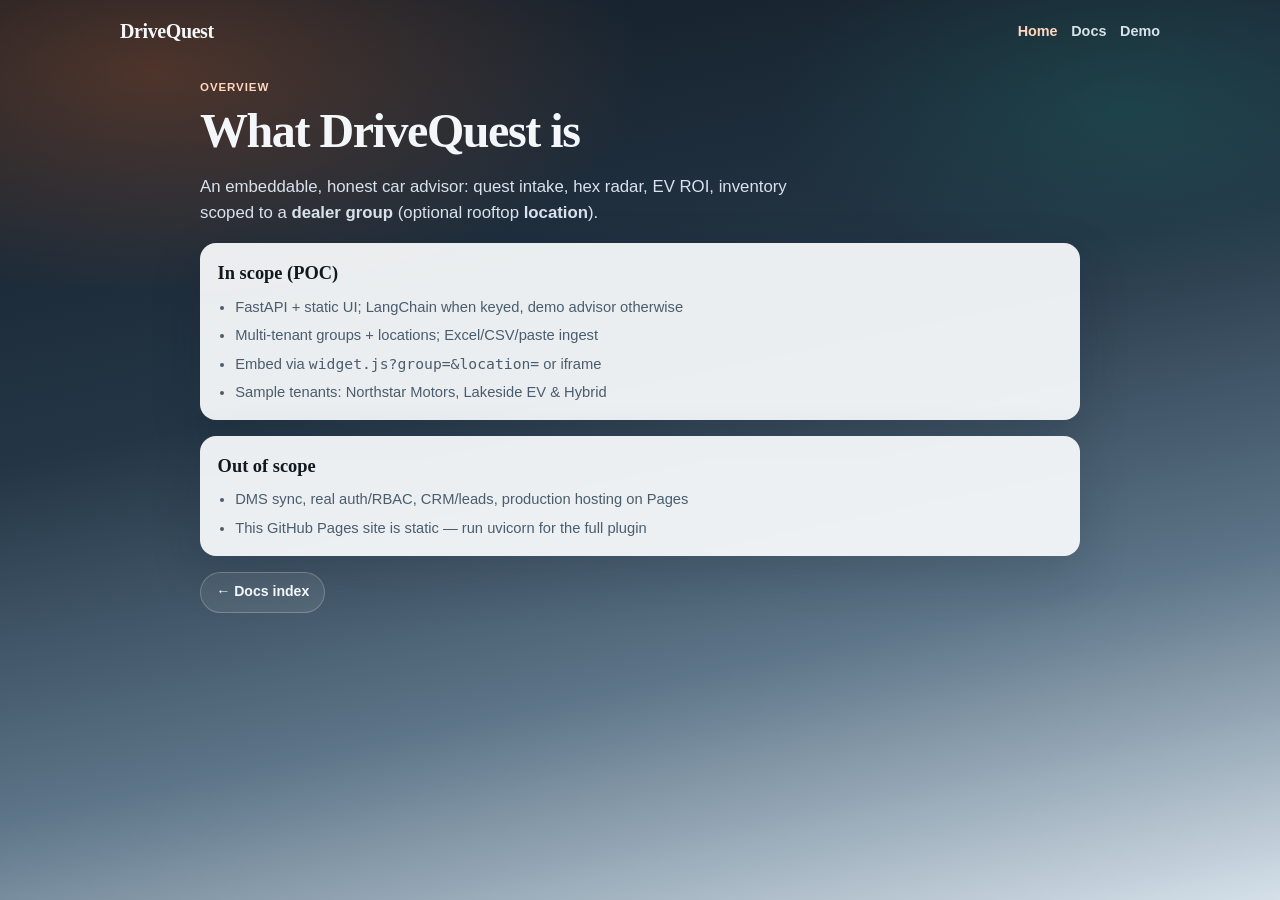
<file: portfolio/drivequest/docs/overview.html>
<!DOCTYPE html>
<html lang="en">
  <head>
    <meta charset="utf-8" />
    <meta name="viewport" content="width=device-width, initial-scale=1" />
    <title>DriveQuest — POC overview</title>
    <link rel="stylesheet" href="../site.css" />
    <link rel="icon" href="../../favicon.ico" />
  </head>
  <body>
    <div class="atmosphere" aria-hidden="true"></div>
    <header class="top">
      <a class="brand" href="../">DriveQuest</a>
      <nav><a class="nav-home" href="https://arthursetiawan.github.io/">Home</a> <a href="./">Docs</a> <a href="../demo.html">Demo</a></nav>
    </header>
    <main class="wrap">
      <p class="eyebrow">Overview</p>
      <h1>What DriveQuest is</h1>
      <p class="lede">
        An embeddable, honest car advisor: quest intake, hex radar, EV ROI, inventory scoped to a
        <strong>dealer group</strong> (optional rooftop <strong>location</strong>).
      </p>
      <section class="panel">
        <h2>In scope (POC)</h2>
        <ul>
          <li>FastAPI + static UI; LangChain when keyed, demo advisor otherwise</li>
          <li>Multi-tenant groups + locations; Excel/CSV/paste ingest</li>
          <li>Embed via <code>widget.js?group=&amp;location=</code> or iframe</li>
          <li>Sample tenants: Northstar Motors, Lakeside EV &amp; Hybrid</li>
        </ul>
      </section>
      <section class="panel">
        <h2>Out of scope</h2>
        <ul>
          <li>DMS sync, real auth/RBAC, CRM/leads, production hosting on Pages</li>
          <li>This GitHub Pages site is static — run uvicorn for the full plugin</li>
        </ul>
      </section>
      <p><a class="btn ghost" href="./">← Docs index</a></p>
    </main>
  </body>
</html>
</file>
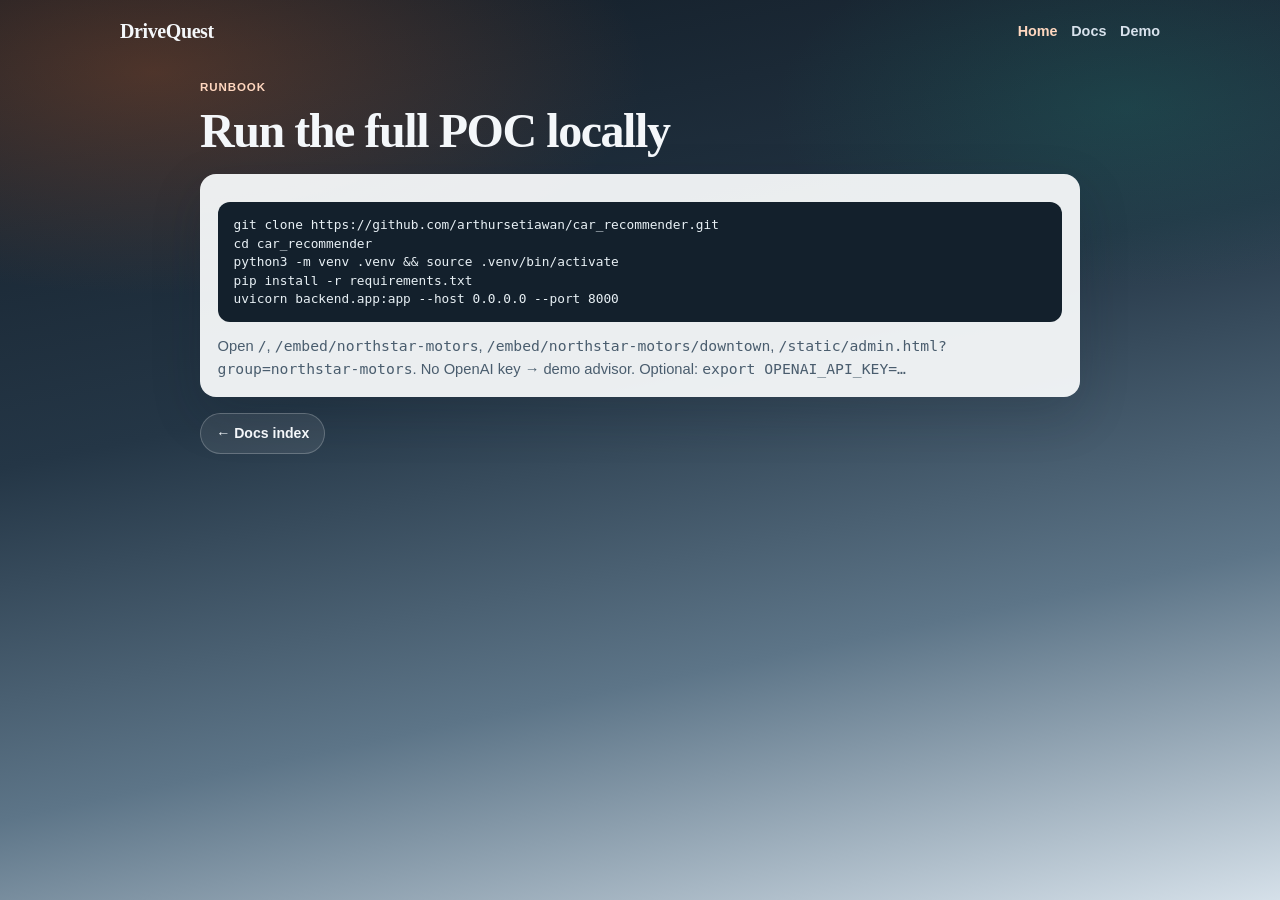
<file: portfolio/drivequest/docs/run.html>
<!DOCTYPE html>
<html lang="en">
  <head>
    <meta charset="utf-8" />
    <meta name="viewport" content="width=device-width, initial-scale=1" />
    <title>DriveQuest — run locally</title>
    <link rel="stylesheet" href="../site.css" />
    <link rel="icon" href="../../favicon.ico" />
  </head>
  <body>
    <div class="atmosphere" aria-hidden="true"></div>
    <header class="top">
      <a class="brand" href="../">DriveQuest</a>
      <nav><a class="nav-home" href="https://arthursetiawan.github.io/">Home</a> <a href="./">Docs</a> <a href="../demo.html">Demo</a></nav>
    </header>
    <main class="wrap">
      <p class="eyebrow">Runbook</p>
      <h1>Run the full POC locally</h1>
      <section class="panel">
        <pre><code>git clone https://github.com/arthursetiawan/car_recommender.git
cd car_recommender
python3 -m venv .venv && source .venv/bin/activate
pip install -r requirements.txt
uvicorn backend.app:app --host 0.0.0.0 --port 8000</code></pre>
        <p class="note">
          Open <code>/</code>, <code>/embed/northstar-motors</code>,
          <code>/embed/northstar-motors/downtown</code>,
          <code>/static/admin.html?group=northstar-motors</code>.
          No OpenAI key → demo advisor. Optional: <code>export OPENAI_API_KEY=…</code>
        </p>
      </section>
      <p><a class="btn ghost" href="./">← Docs index</a></p>
    </main>
  </body>
</html>
</file>
<file: portfolio/styles.css>
:root {
  --ink: #101820;
  --ink-soft: #4a5d6c;
  --fog: #e8eef3;
  --line: rgba(16, 24, 32, 0.12);
  --teal: #0d6b61;
  --teal-deep: #084c45;
  --teal-soft: rgba(13, 107, 97, 0.12);
  --amber: #c47a22;
  --amber-soft: rgba(196, 122, 34, 0.18);
  --night: #0d171f;
  --night-soft: #1a2833;
  --shadow: 0 30px 80px rgba(8, 16, 24, 0.28);
  --font-display: "Syne", "Avenir Next", "Segoe UI", sans-serif;
  --font-body: "Figtree", "Segoe UI", sans-serif;
  --max: 1160px;
}

*,
*::before,
*::after {
  box-sizing: border-box;
}

html {
  scroll-behavior: smooth;
}

body {
  margin: 0;
  min-height: 100%;
  font-family: var(--font-body);
  color: var(--ink);
  background:
    radial-gradient(ellipse 70% 40% at 0% 20%, rgba(13, 107, 97, 0.1), transparent 55%),
    radial-gradient(ellipse 50% 35% at 100% 10%, rgba(196, 122, 34, 0.1), transparent 50%),
    linear-gradient(180deg, #f3f7fa 0%, #e4ebf1 45%, #d5e0e9 100%);
  line-height: 1.55;
  -webkit-font-smoothing: antialiased;
}

.topbar {
  position: absolute;
  top: 0;
  left: 0;
  right: 0;
  z-index: 5;
  max-width: var(--max);
  margin: 0 auto;
  padding: 1.2rem 1.25rem;
  display: flex;
  align-items: center;
  justify-content: space-between;
  gap: 1rem;
}

.wordmark {
  font-family: var(--font-display);
  font-weight: 800;
  font-size: 1rem;
  letter-spacing: -0.03em;
  color: #f4f8fb;
  text-decoration: none;
  text-shadow: 0 1px 12px rgba(0, 0, 0, 0.35);
}

.topnav {
  display: flex;
  align-items: center;
  gap: 0.95rem;
  flex-wrap: wrap;
}

.topnav a {
  color: rgba(244, 248, 251, 0.82);
  text-decoration: none;
  font-weight: 600;
  font-size: 0.9rem;
}

.topnav a:hover,
.text-link:hover {
  color: #fff;
}

.nav-resume {
  padding: 0.42rem 0.8rem;
  border: 1px solid rgba(255, 255, 255, 0.28);
  border-radius: 999px;
  background: rgba(13, 23, 31, 0.35);
  color: #fff !important;
}

.hero {
  position: relative;
  min-height: 100vh;
  min-height: 100dvh;
  display: grid;
  align-items: end;
  overflow: hidden;
  color: #f4f8fb;
}

.hero-media {
  position: absolute;
  inset: 0;
  z-index: 0;
}

.hero-media img {
  width: 100%;
  height: 100%;
  object-fit: cover;
  object-position: 72% 18%;
  transform: scale(1.04);
  animation: drift 20s ease-in-out infinite alternate;
}

.hero-media::after {
  content: "";
  position: absolute;
  inset: 0;
  background:
    linear-gradient(90deg, rgba(8, 14, 20, 0.9) 0%, rgba(8, 14, 20, 0.72) 38%, rgba(8, 14, 20, 0.22) 68%, rgba(8, 14, 20, 0.4) 100%),
    linear-gradient(0deg, rgba(8, 14, 20, 0.78) 0%, rgba(8, 14, 20, 0.18) 48%, rgba(8, 14, 20, 0.3) 100%),
    radial-gradient(ellipse 45% 40% at 20% 78%, rgba(196, 122, 34, 0.2), transparent 60%);
}

.hero-copy {
  position: relative;
  z-index: 1;
  max-width: var(--max);
  width: 100%;
  margin: 0 auto;
  padding: 7rem 1.25rem 3.5rem;
  animation: rise 0.9s cubic-bezier(0.22, 1, 0.36, 1) both;
}

.brand {
  margin: 0 0 0.85rem;
  font-family: var(--font-display);
  font-weight: 800;
  font-size: clamp(3rem, 8vw, 5.6rem);
  line-height: 0.92;
  letter-spacing: -0.05em;
}

.hero h1 {
  margin: 0;
  max-width: 14ch;
  font-family: var(--font-display);
  font-weight: 700;
  font-size: clamp(1.55rem, 3vw, 2.25rem);
  line-height: 1.15;
  letter-spacing: -0.03em;
}

.lede {
  margin: 1.05rem 0 0;
  max-width: 34rem;
  color: rgba(232, 238, 243, 0.86);
  font-size: 1.08rem;
}

.cta-row {
  display: flex;
  flex-wrap: wrap;
  gap: 0.75rem;
  margin-top: 1.55rem;
}

.btn {
  display: inline-flex;
  align-items: center;
  justify-content: center;
  padding: 0.78rem 1.15rem;
  border-radius: 999px;
  font-weight: 700;
  font-size: 0.92rem;
  text-decoration: none;
  border: 1px solid transparent;
  transition: transform 0.2s ease, background 0.2s ease, color 0.2s ease;
}

.btn:hover {
  transform: translateY(-1px);
}

.btn-primary {
  background: var(--amber);
  color: #1a1208;
}

.btn-primary:hover {
  background: #d4892b;
  color: #120c05;
}

.btn-ghost {
  background: rgba(255, 255, 255, 0.08);
  color: #f4f8fb;
  border-color: rgba(255, 255, 255, 0.28);
}

.btn .arrow {
  margin-left: 0.35rem;
  transition: transform 0.15s ease;
}

.btn:hover .arrow {
  transform: translateX(3px);
}

.nav-home {
  font-weight: 800 !important;
  color: #ffd7bf !important;
}

.nav-home:hover {
  color: #fff !important;
}

.nav-cta {
  padding: 0.4rem 0.85rem;
  border-radius: 999px;
  background: var(--amber);
  color: #1a1208 !important;
  font-weight: 800 !important;
}

.nav-cta:hover {
  background: #d4892b;
  color: #120c05 !important;
}

/* DriveQuest product band — Motormarket-style hosted-demo entry */
.dq-band {
  background: var(--night);
  color: rgba(244, 248, 251, 0.82);
  border-top: 1px solid rgba(13, 107, 97, 0.35);
  border-bottom: 1px solid rgba(196, 122, 34, 0.2);
}

.dq-inner {
  max-width: var(--max);
  margin: 0 auto;
  padding: 3.5rem 1.25rem;
  display: grid;
  grid-template-columns: 1.1fr 0.9fr;
  gap: 2rem;
  align-items: center;
}

.dq-kicker {
  margin: 0 0 0.55rem;
  font-size: 0.72rem;
  font-weight: 800;
  letter-spacing: 0.12em;
  text-transform: uppercase;
  color: #7fd4c8;
}

.dq-title {
  margin: 0 0 0.65rem;
  font-family: var(--font-display);
  font-weight: 800;
  font-size: clamp(2rem, 4vw, 2.75rem);
  letter-spacing: -0.03em;
  color: #fff;
  line-height: 1.05;
}

.dq-title span {
  color: var(--amber);
}

.dq-lede {
  margin: 0 0 1.1rem;
  max-width: 42ch;
  line-height: 1.6;
  font-size: 1rem;
}

.dq-meta {
  display: flex;
  flex-wrap: wrap;
  gap: 0.5rem 1.1rem;
  margin: 0 0 1.25rem;
  padding: 0;
  list-style: none;
  font-size: 0.78rem;
  font-weight: 700;
  letter-spacing: 0.04em;
  text-transform: uppercase;
  color: rgba(244, 248, 251, 0.55);
}

.dq-band .btn-primary {
  background: var(--teal);
  color: #f4fffc;
}

.dq-band .btn-primary:hover {
  background: var(--teal-deep);
}

.dq-band .btn-ghost {
  background: rgba(255, 255, 255, 0.08);
  color: #f4f8fb;
  border-color: rgba(255, 255, 255, 0.28);
}

.dq-visual {
  position: relative;
  display: block;
  border-radius: 14px;
  overflow: hidden;
  box-shadow: var(--shadow);
  text-decoration: none;
}

.dq-visual > img:first-child {
  width: 100%;
  height: auto;
  display: block;
  background: #13202c;
}

.dq-inset {
  position: absolute;
  right: 0.85rem;
  bottom: 0.85rem;
  width: 42%;
  max-width: 220px;
  border-radius: 10px;
  border: 2px solid rgba(255, 255, 255, 0.85);
  box-shadow: 0 12px 28px rgba(0, 0, 0, 0.35);
}

.section .btn-ghost {
  background: rgba(255, 255, 255, 0.55);
  color: var(--ink);
  border-color: var(--line);
}

.section .btn-primary {
  background: var(--teal);
  color: #f4fffc;
}

.section .btn-primary:hover {
  background: var(--teal-deep);
}

.section {
  max-width: var(--max);
  margin: 0 auto;
  padding: 4rem 1.25rem;
}

.section-head {
  max-width: 42rem;
  margin-bottom: 2rem;
}

.section-head h2,
.feature-copy h3,
.role-map h3,
.rail-item h3,
.stack-grid h3,
.timeline h3 {
  margin: 0;
  font-family: var(--font-display);
  letter-spacing: -0.03em;
}

.section-head h2 {
  font-size: clamp(1.9rem, 3.2vw, 2.55rem);
}

.section-head p {
  margin: 0.6rem 0 0;
  color: var(--ink-soft);
}

.lifecycle {
  list-style: none;
  margin: 0 0 2rem;
  padding: 0;
  display: grid;
  grid-template-columns: repeat(4, minmax(0, 1fr));
  gap: 0.75rem 1rem;
}

.lifecycle li {
  display: flex;
  align-items: center;
  gap: 0.65rem;
  padding: 0.85rem 0;
  border-top: 1px solid var(--line);
  font-family: var(--font-display);
  font-weight: 700;
  font-size: 0.98rem;
  letter-spacing: -0.02em;
  color: var(--ink);
}

.lifecycle span {
  display: inline-flex;
  align-items: center;
  justify-content: center;
  width: 1.55rem;
  height: 1.55rem;
  border-radius: 999px;
  background: var(--teal-soft, rgba(13, 107, 97, 0.12));
  color: var(--teal-deep);
  font-size: 0.82rem;
}

.role-map {
  display: grid;
  grid-template-columns: repeat(2, minmax(0, 1fr));
  gap: 1.5rem 2rem;
}

.role-map article {
  padding-top: 1rem;
  border-top: 1px solid var(--line);
}

.role-hook {
  margin: 0.45rem 0 0.7rem;
  color: var(--teal-deep);
  font-weight: 700;
  font-size: 0.95rem;
}

.role-map ul,
.plain-list {
  margin: 0;
  padding-left: 1.1rem;
  color: var(--ink-soft);
}

.role-map li + li,
.plain-list li + li {
  margin-top: 0.35rem;
}

.impact-strip {
  display: grid;
  grid-template-columns: repeat(4, minmax(0, 1fr));
  gap: 1.25rem 1.5rem;
  margin: 2.5rem 0 0;
  padding: 1.6rem 0 0;
  border-top: 1px solid var(--line);
}

.impact-strip dt {
  font-family: var(--font-display);
  font-size: clamp(1.55rem, 3vw, 2.05rem);
  font-weight: 800;
  letter-spacing: -0.04em;
  color: var(--teal-deep);
}

.impact-strip dd {
  margin: 0.35rem 0 0;
  color: var(--ink-soft);
  font-size: 0.92rem;
}

.feature {
  display: grid;
  grid-template-columns: 1.05fr 0.95fr;
  gap: 1.75rem 2rem;
  align-items: center;
  padding-bottom: 2.5rem;
  border-bottom: 1px solid var(--line);
}

.feature-media {
  position: relative;
}

.feature-media > img:first-child {
  display: block;
  width: 100%;
  height: auto;
  box-shadow: var(--shadow);
}

.feature-inset {
  position: absolute;
  right: -4%;
  bottom: -10%;
  width: min(42%, 220px);
  aspect-ratio: 4 / 3;
  object-fit: cover;
  box-shadow: var(--shadow);
  border: 4px solid rgba(247, 250, 251, 0.95);
}

.eyebrow {
  margin: 0 0 0.4rem;
  color: var(--amber);
  font-size: 0.78rem;
  font-weight: 700;
  letter-spacing: 0.08em;
  text-transform: uppercase;
}

.feature-copy p {
  margin: 0.85rem 0 0;
  color: var(--ink-soft);
}

.plain-list {
  margin-top: 1rem;
}

.project-rail {
  display: grid;
  grid-template-columns: 1fr 1fr;
  gap: 1.5rem 2rem;
  margin-top: 2rem;
}

.rail-item h3 {
  font-size: 1.22rem;
}

.rail-item p {
  margin: 0.55rem 0 0;
  color: var(--ink-soft);
}

.meta {
  font-size: 0.86rem !important;
  color: var(--night-soft) !important;
  font-weight: 600;
}

.text-link {
  display: inline-block;
  margin-top: 0.85rem;
  color: var(--teal);
  font-weight: 700;
  text-decoration: none;
}

.stack-grid {
  display: grid;
  grid-template-columns: repeat(3, minmax(0, 1fr));
  gap: 1.35rem 1.75rem;
}

.stack-grid p {
  margin: 0.45rem 0 0;
  color: var(--ink-soft);
}

.timeline {
  list-style: none;
  margin: 0;
  padding: 0;
  display: grid;
  gap: 0.35rem;
}

.timeline li {
  display: grid;
  grid-template-columns: 9.5rem 1fr;
  gap: 1rem 1.5rem;
  padding: 1.05rem 0;
  border-top: 1px solid var(--line);
}

.when {
  font-weight: 700;
  color: var(--teal-deep);
  font-size: 0.92rem;
}

.timeline p {
  margin: 0.4rem 0 0;
  color: var(--ink-soft);
}

.langs {
  margin: 1.5rem 0 0;
  color: var(--ink-soft);
  font-size: 0.95rem;
}

.contact-row {
  display: flex;
  flex-wrap: wrap;
  gap: 0.85rem 1.25rem;
}

.contact-row a {
  color: var(--ink);
  font-weight: 700;
  font-size: 1.02rem;
  text-decoration: none;
  border-bottom: 2px solid var(--amber-soft);
  padding-bottom: 0.15rem;
}

.contact-row a:hover {
  color: var(--teal-deep);
  border-bottom-color: rgba(13, 107, 97, 0.35);
}

.site-footer {
  max-width: var(--max);
  margin: 0 auto;
  padding: 1rem 1.25rem 2.5rem;
  color: var(--ink-soft);
  font-size: 0.88rem;
}

.reveal {
  opacity: 0;
  transform: translateY(18px);
  transition: opacity 0.7s ease, transform 0.7s ease;
}

.reveal.is-visible {
  opacity: 1;
  transform: none;
}

@keyframes rise {
  from {
    opacity: 0;
    transform: translateY(24px);
  }
  to {
    opacity: 1;
    transform: none;
  }
}

@keyframes drift {
  from {
    transform: scale(1.04) translate3d(0, 0, 0);
  }
  to {
    transform: scale(1.08) translate3d(0, -1.4%, 0);
  }
}

@media (max-width: 900px) {
  .feature,
  .project-rail,
  .role-map,
  .lifecycle,
  .stack-grid,
  .impact-strip,
  .timeline li {
    grid-template-columns: 1fr;
  }

  .role-map,
  .lifecycle,
  .project-rail,
  .stack-grid,
  .impact-strip {
    grid-template-columns: 1fr 1fr;
  }

  .hero-media img {
    object-position: 60% 12%;
  }

  .hero-copy {
    padding: 6.5rem 1.15rem 2.75rem;
  }

  .brand {
    font-size: clamp(2.5rem, 12vw, 3.8rem);
  }

  .feature-inset {
    right: 4%;
    bottom: -8%;
    width: min(38%, 170px);
  }

  .dq-inner {
    grid-template-columns: 1fr;
  }

  .dq-inset {
    width: min(46%, 180px);
  }

  .topnav a:not(.nav-resume):not(.nav-cta):not(.nav-home) {
    display: none;
  }

  .wordmark {
    color: #f4f8fb;
  }
}

@media (max-width: 560px) {
  .role-map,
  .lifecycle,
  .project-rail,
  .stack-grid,
  .impact-strip {
    grid-template-columns: 1fr;
  }
}

@media (prefers-reduced-motion: reduce) {
  html {
    scroll-behavior: auto;
  }

  .hero-copy,
  .hero-media img,
  .reveal {
    animation: none !important;
    transition: none !important;
    opacity: 1 !important;
    transform: none !important;
  }

  .hero-media img {
    transform: none;
  }
}
</file>
<file: portfolio/drivequest/site.css>
:root {
  --ink: #101820;
  --muted: #4a5d6e;
  --paper: #f4f7fa;
  --copper: #c45c26;
  --copper-deep: #9a3f14;
  --teal: #1a7a6c;
  --display: "Bricolage Grotesque", Georgia, serif;
  --body: "Manrope", "Segoe UI", sans-serif;
}

*,
*::before,
*::after {
  box-sizing: border-box;
}

html,
body {
  margin: 0;
  min-height: 100%;
}

body {
  font-family: var(--body);
  color: var(--ink);
  background: #15202b;
  line-height: 1.55;
  -webkit-font-smoothing: antialiased;
}

.atmosphere {
  position: fixed;
  inset: 0;
  z-index: 0;
  pointer-events: none;
  background:
    radial-gradient(ellipse 70% 45% at 12% 8%, rgba(196, 92, 38, 0.32), transparent 55%),
    radial-gradient(ellipse 55% 40% at 88% 12%, rgba(26, 122, 108, 0.26), transparent 50%),
    linear-gradient(168deg, #121c26 0%, #243646 40%, #5d7588 70%, #d5e0e9 100%);
}

.top,
.wrap,
.foot {
  position: relative;
  z-index: 1;
}

.top {
  display: flex;
  flex-wrap: wrap;
  gap: 0.75rem 1.25rem;
  align-items: center;
  justify-content: space-between;
  padding: 1rem 1.25rem;
  max-width: 1080px;
  margin: 0 auto;
}

.brand {
  font-family: var(--display);
  font-weight: 800;
  font-size: 1.25rem;
  color: #f4f7fa;
  text-decoration: none;
  letter-spacing: -0.02em;
}

.top nav {
  display: flex;
  flex-wrap: wrap;
  gap: 0.85rem;
}

.top nav a {
  color: #d8e2ec;
  text-decoration: none;
  font-weight: 600;
  font-size: 0.9rem;
}

.top nav a:hover {
  color: #fff;
}

.top nav .nav-home {
  font-weight: 800;
  color: #ffd7bf;
}

.top nav .nav-home:hover {
  color: #fff;
}

.top nav .nav-pill {
  padding: 0.35rem 0.75rem;
  border-radius: 999px;
  background: var(--teal);
  color: #fff;
  font-weight: 800;
}

.product-hero {
  position: relative;
  z-index: 1;
  min-height: min(72vh, 560px);
  display: grid;
  align-items: end;
  overflow: hidden;
}

.product-media {
  position: absolute;
  inset: 0;
  width: 100%;
  height: 100%;
  object-fit: cover;
  object-position: center 40%;
}

.product-scrim {
  position: absolute;
  inset: 0;
  background: linear-gradient(
    180deg,
    rgba(12, 20, 28, 0.35) 0%,
    rgba(12, 20, 28, 0.55) 40%,
    rgba(12, 20, 28, 0.92) 100%
  );
}

.product-content {
  position: relative;
  z-index: 1;
  max-width: 920px;
  margin: 0 auto;
  padding: 5.5rem 1.25rem 2.25rem;
  color: #f4f7fa;
}

.product-brand {
  margin: 0 0 0.4rem;
  font-family: var(--display);
  font-weight: 800;
  font-size: 1.05rem;
  letter-spacing: 0.04em;
  text-transform: uppercase;
  color: #ffd7bf;
}

.product-brand span {
  color: #7fd4c8;
}

.product-content h1 {
  font-family: var(--display);
  font-size: clamp(2.1rem, 5vw, 3.2rem);
  letter-spacing: -0.03em;
  line-height: 1.08;
  margin: 0 0 0.75rem;
  max-width: 16ch;
}

.product-lede {
  margin: 0;
  max-width: 40rem;
  color: #d8e2ec;
  font-size: 1.05rem;
}

.btn .arrow {
  margin-left: 0.3rem;
  transition: transform 0.15s ease;
}

.btn:hover .arrow {
  transform: translateX(3px);
}

.wrap {
  max-width: 920px;
  margin: 0 auto;
  padding: 1rem 1.25rem 3rem;
  color: #f4f7fa;
}

.wrap.below-hero {
  padding-top: 1.5rem;
}

.eyebrow {
  text-transform: uppercase;
  letter-spacing: 0.08em;
  font-size: 0.72rem;
  font-weight: 700;
  color: #ffd7bf;
  margin: 0 0 0.5rem;
}

h1 {
  font-family: var(--display);
  font-size: clamp(2rem, 5vw, 3rem);
  letter-spacing: -0.03em;
  line-height: 1.1;
  margin: 0 0 0.75rem;
}

.lede {
  font-size: 1.05rem;
  color: #d8e2ec;
  max-width: 40rem;
}

.cta-row {
  display: flex;
  flex-wrap: wrap;
  gap: 0.6rem;
  margin: 1.25rem 0 1.75rem;
}

.btn {
  display: inline-block;
  padding: 0.55rem 0.95rem;
  border-radius: 999px;
  font-weight: 700;
  font-size: 0.88rem;
  text-decoration: none;
  border: 1px solid transparent;
}

.btn.primary {
  background: var(--teal);
  color: #fff;
}

.btn.ghost {
  background: rgba(255, 255, 255, 0.08);
  color: #f4f7fa;
  border-color: rgba(255, 255, 255, 0.22);
}

.grid3 {
  display: grid;
  grid-template-columns: repeat(3, 1fr);
  gap: 0.85rem;
  margin: 1.5rem 0;
}

.grid3 article,
.panel {
  background: rgba(248, 250, 251, 0.94);
  color: var(--ink);
  border-radius: 16px;
  padding: 1rem 1.1rem;
  box-shadow: 0 18px 50px rgba(16, 28, 40, 0.18);
}

.grid3 h2,
.panel h2 {
  font-family: var(--display);
  font-size: 1.15rem;
  margin: 0 0 0.35rem;
}

.grid3 p,
.panel p,
.panel li {
  color: var(--muted);
  margin: 0;
  font-size: 0.92rem;
}

.panel {
  margin: 1rem 0;
}

.panel ul {
  margin: 0.5rem 0 0;
  padding-left: 1.1rem;
}

.panel li + li {
  margin-top: 0.35rem;
}

.panel a {
  color: var(--copper-deep);
  font-weight: 650;
}

.panel pre {
  background: #13202c;
  color: #e8f0f5;
  border-radius: 12px;
  padding: 0.85rem 1rem;
  overflow-x: auto;
  font-size: 0.8rem;
  line-height: 1.45;
}

.panel .note {
  margin-top: 0.75rem;
}

.foot {
  max-width: 920px;
  margin: 0 auto;
  padding: 0 1.25rem 2rem;
  color: #c5d2de;
  font-size: 0.85rem;
}

.foot a {
  color: #ffd7bf;
}

@media (max-width: 760px) {
  .grid3 {
    grid-template-columns: 1fr;
  }
}
</file>
<file: portfolio/drivequest/demo.css>
.demo-wrap {
  position: relative;
  z-index: 1;
  max-width: 1100px;
  margin: 0 auto;
  padding: 0.5rem 1.1rem 2.5rem;
}

.badge {
  display: inline-block;
  margin: 0 0 0.75rem;
  padding: 0.25rem 0.65rem;
  border-radius: 999px;
  background: rgba(255, 215, 191, 0.18);
  color: #ffd7bf;
  font-size: 0.75rem;
  font-weight: 700;
}

.demo-bar {
  display: flex;
  flex-wrap: wrap;
  gap: 0.75rem;
  align-items: end;
  margin-bottom: 1rem;
}

.demo-bar label {
  display: flex;
  flex-direction: column;
  gap: 0.25rem;
  color: #d8e2ec;
  font-size: 0.78rem;
  font-weight: 650;
}

.demo-bar select {
  min-width: 11rem;
  padding: 0.45rem 0.6rem;
  border-radius: 10px;
  border: 1px solid rgba(255, 255, 255, 0.2);
  background: rgba(248, 250, 251, 0.95);
  font: inherit;
}

.demo-grid {
  display: grid;
  grid-template-columns: 1.05fr 0.95fr;
  gap: 1rem;
}

.chat-panel,
.radar-panel {
  background: rgba(248, 250, 251, 0.95);
  color: #101820;
  border-radius: 18px;
  padding: 1rem 1.1rem 1.15rem;
  box-shadow: 0 18px 50px rgba(16, 28, 40, 0.2);
}

.chat-panel h1,
.radar-panel h2 {
  font-family: "Bricolage Grotesque", Georgia, serif;
  margin: 0 0 0.2rem;
  font-size: 1.35rem;
}

.sub {
  margin: 0 0 0.85rem;
  color: #4a5d6e;
  font-size: 0.9rem;
}

.messages {
  min-height: 160px;
  max-height: 320px;
  overflow-y: auto;
  display: flex;
  flex-direction: column;
  gap: 0.55rem;
  margin-bottom: 0.75rem;
}

.bubble {
  max-width: 92%;
  padding: 0.65rem 0.8rem;
  border-radius: 14px;
  font-size: 0.9rem;
  white-space: pre-wrap;
}

.bubble.assistant {
  background: #eef4f7;
  align-self: flex-start;
}

.bubble.user {
  background: rgba(196, 92, 38, 0.14);
  align-self: flex-end;
}

.choices {
  display: flex;
  flex-wrap: wrap;
  gap: 0.45rem;
}

.choices button {
  border: 1px solid rgba(16, 24, 32, 0.14);
  background: #fff;
  border-radius: 999px;
  padding: 0.45rem 0.8rem;
  font: inherit;
  font-weight: 700;
  font-size: 0.82rem;
  cursor: pointer;
}

.choices button.primary {
  background: #1a7a6c;
  color: #fff;
  border-color: transparent;
}

.radar-panel canvas {
  width: 100%;
  max-width: 420px;
  height: auto;
  display: block;
  margin: 0 auto;
}

.legend {
  list-style: none;
  padding: 0;
  margin: 0.75rem 0 0;
  display: grid;
  gap: 0.35rem;
}

.legend li {
  display: flex;
  gap: 0.45rem;
  align-items: center;
  font-size: 0.82rem;
  color: #4a5d6e;
}

.legend .swatch {
  width: 10px;
  height: 10px;
  border-radius: 50%;
  flex: 0 0 auto;
}

.legend img {
  width: 36px;
  height: 24px;
  object-fit: cover;
  border-radius: 4px;
}

.best {
  margin-top: 0.85rem;
  display: flex;
  gap: 0.75rem;
  align-items: center;
  padding: 0.65rem;
  border-radius: 12px;
  background: #eef4f7;
}

.best.hidden {
  display: none;
}

.best img {
  width: 88px;
  height: 60px;
  object-fit: cover;
  border-radius: 8px;
}

.best h3 {
  margin: 0;
  font-family: "Bricolage Grotesque", Georgia, serif;
  font-size: 1rem;
}

.best p {
  margin: 0.2rem 0 0;
  font-size: 0.82rem;
  color: #4a5d6e;
}

@media (max-width: 860px) {
  .demo-grid {
    grid-template-columns: 1fr;
  }
}
</file>
